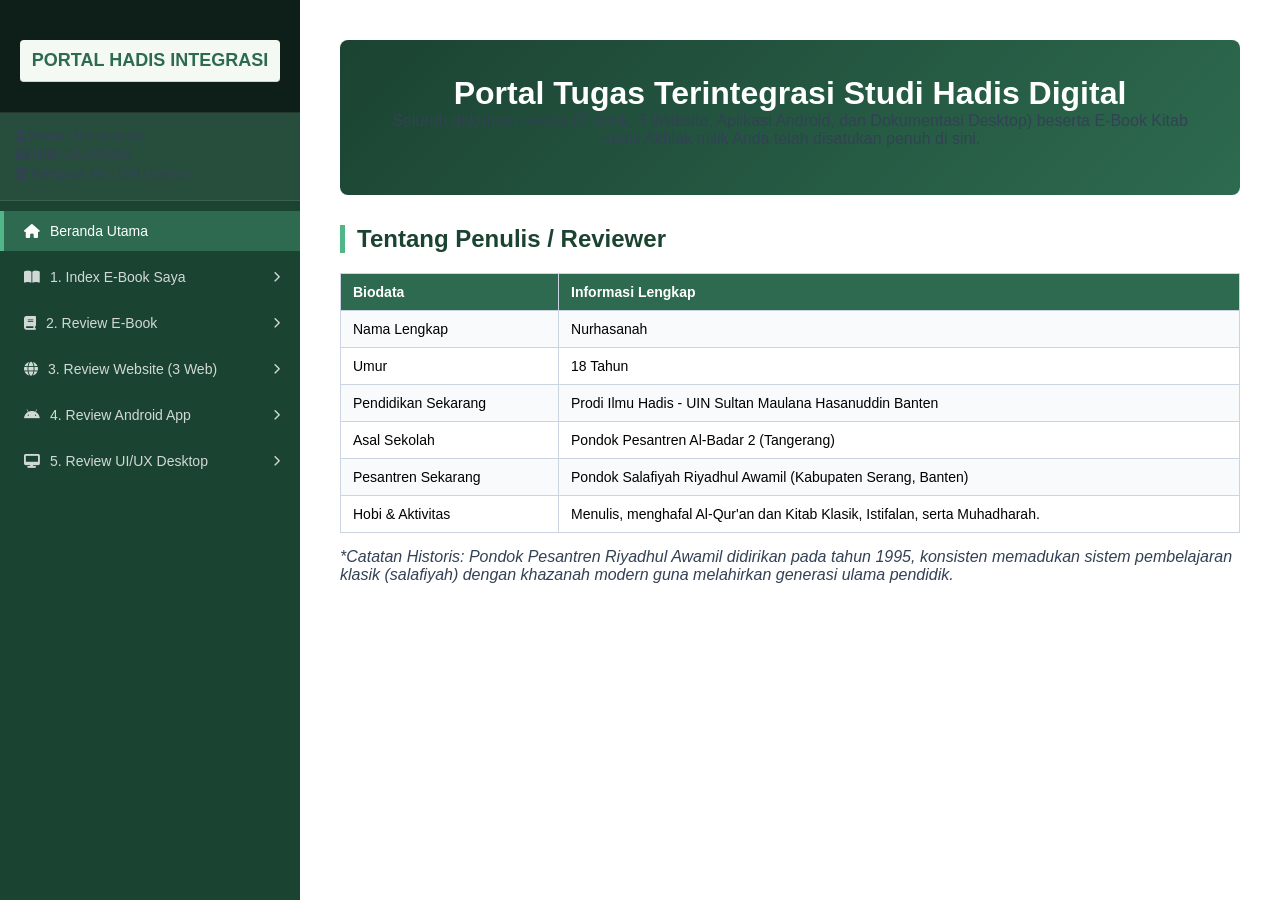
<file: index.html>
<!DOCTYPE html>
<html lang="id">
<head>
    <meta charset="UTF-8">
    <meta name="viewport" content="width=device-width, initial-scale=1.0">
    <title>Portal Integrasi - Studi Hadis Digital</title>
    <link rel="stylesheet" href="https://cdnjs.cloudflare.com/ajax/libs/font-awesome/6.4.0/css/all.min.css">
    <style>
        :root {
            --primary-color: #1b4332;
            --secondary-color: #2d6a4f;
            --accent-color: #52b788;
            --dark-bg: #0d1f18;
            --light-bg: #f4f9f4;
            --text-light: #ffffff;
            --text-dark: #2d3748;
            --sidebar-width: 300px;
        }

        * { margin: 0; padding: 0; box-sizing: border-box; font-family: 'Segoe UI', Tahoma, sans-serif; }
        body { display: flex; background-color: var(--light-bg); height: 100vh; overflow: hidden; }

        /* Mobile Header */
        .mobile-header {
            display: none; position: fixed; top: 0; left: 0; width: 100%; height: 60px;
            background-color: var(--primary-color); color: var(--text-light);
            align-items: center; justify-content: space-between; padding: 0 20px; z-index: 1000;
            box-shadow: 0 2px 5px rgba(0,0,0,0.2);
        }
        .menu-toggle { background: none; border: none; color: var(--text-light); font-size: 24px; cursor: pointer; }

        /* Sidebar Left Navigation */
        .sidebar {
            width: var(--sidebar-width); background-color: var(--primary-color); color: var(--text-light);
            height: 100vh; display: flex; flex-direction: column; transition: all 0.3s ease; z-index: 999; flex-shrink: 0;
        }
        .sidebar-brand { padding: 20px; text-align: center; background-color: var(--dark-bg); border-bottom: 1px solid rgba(255,255,255,0.1); }
        .user-info { padding: 15px; background: rgba(255, 255, 255, 0.05); font-size: 13px; border-bottom: 1px solid rgba(255,255,255,0.1); }
        .user-info p { margin-bottom: 4px; }

        /* Nested Menu Style */
        .nav-menu { list-style: none; overflow-y: auto; flex: 1; padding: 10px 0; }
        .nav-item { width: 100%; display: block; }
        
        .nav-link {
            display: flex; align-items: center; justify-content: space-between; padding: 12px 20px;
            color: rgba(255,255,255,0.8); text-decoration: none; transition: all 0.2s ease; cursor: pointer;
            font-size: 14px; border-left: 4px solid transparent; user-select: none;
        }
        .nav-link:hover, .nav-link.active { color: var(--text-light); background-color: var(--secondary-color); border-left-color: var(--accent-color); }
        .nav-link div { display: flex; align-items: center; gap: 10px; pointer-events: none; } /* Mencegah bug klik icon */

        .submenu, .sub-submenu { list-style: none; background: rgba(0, 0, 0, 0.15); display: none; overflow: hidden; }
        .submenu .nav-link { padding-left: 35px; font-size: 13px; }
        .sub-submenu { background: rgba(0, 0, 0, 0.25); }
        .sub-submenu .nav-link { padding-left: 55px; font-size: 12px; }

        /* Utility State Classes */
        .show-menu { display: block !important; }
        .rotate-icon { transform: rotate(90deg); }
        .chevron { transition: transform 0.2s ease; font-size: 11px; pointer-events: none; }

        /* Main Workspace Content Right Side */
        .content-container { flex: 1; height: 100vh; overflow-y: auto; padding: 40px; background: #ffffff; }
        .tab-content { display: none; max-width: 900px; margin: 0 auto; animation: fadeIn 0.3s ease; }
        .tab-content.active { display: block; }

        @keyframes fadeIn { from { opacity: 0; transform: translateY(8px); } to { opacity: 1; transform: translateY(0); } }

        /* Content Styling Typography */
        .welcome-card { background: linear-gradient(135deg, #1b4332, #2d6a4f); color: white; padding: 35px; border-radius: 8px; margin-bottom: 30px; text-align: center; }
        h2 { color: #1b4332; border-left: 5px solid #52b788; padding-left: 12px; margin-bottom: 20px; font-size: 24px; }
        h3 { font-size: 18px; background: #f4f9f4; padding: 10px; border-radius: 4px; margin: 20px 0 10px 0; color: #2d6a4f; border-bottom: 1px solid #cbd5e1; }
        p { margin-bottom: 12px; color: #334155; }
        
        .meta-table { width: 100%; border-collapse: collapse; margin: 15px 0; font-size: 14px; }
        .meta-table th, .meta-table td { border: 1px solid #cbd5e1; padding: 10px 12px; text-align: left; }
        .meta-table th { background: #2d6a4f; color: white; }
        .meta-table tr:nth-child(even) { background: #f8fafc; }

        .grid-container { display: grid; grid-template-columns: 1fr 1fr; gap: 20px; margin: 20px 0; }
        .card { border: 1px solid #e2e8f0; border-radius: 6px; padding: 20px; background: #fff; box-shadow: 0 2px 4px rgba(0,0,0,0.05); }
        .card.kelebihan { border-top: 4px solid #52b788; }
        .card.kekurangan { border-top: 4px solid #ef4444; }
        
        ul, ol { padding-left: 20px; margin-bottom: 15px; color: #334155; }
        li { margin-bottom: 6px; }
        .badge { display: inline-block; padding: 3px 8px; border-radius: 4px; font-size: 11px; font-weight: bold; }
        .badge.success { background: #d1fae5; color: #065f46; }
        .badge.danger { background: #fee2e2; color: #991b1b; }
        .score-box { background: #0d1f18; color: white; padding: 15px; border-radius: 6px; display: inline-block; margin-top: 10px; }

        @media (max-width: 768px) {
            body { flex-direction: column; padding-top: 60px; }
            .mobile-header { display: flex; }
            .sidebar { position: fixed; left: -300px; top: 60px; height: calc(100vh - 60px); }
            .sidebar.open { left: 0; }
            .content-container { height: calc(100vh - 60px); padding: 20px; }
            .grid-container { grid-template-columns: 1fr; }
        }
    </style>
</head>
<body>

    <!-- Header Mobile Toggle -->
    <div class="mobile-header">
        <h3>Portal Hadis Nurhasanah</h3>
        <button class="menu-toggle" id="mobileToggle"><i class="fas fa-bars"></i></button>
    </div>

    <!-- SIDEBAR KIRI (Nested Menu) -->
    <div class="sidebar" id="sidebar">
        <div class="sidebar-brand"><h3>PORTAL HADIS INTEGRASI</h3></div>
        <div class="user-info">
            <p><strong><i class="fas fa-user"></i> Nama:</strong> Nurhasanah</p>
            <p><strong><i class="fas fa-id-card"></i> NIM:</strong> 251305036</p>
            <p><strong><i class="fas fa-university"></i> Kampus:</strong> UIN SMH Banten</p>
        </div>

        <ul class="nav-menu">
            <li class="nav-item">
                <a class="nav-link sub-item active" data-target="beranda">
                    <div><i class="fas fa-home"></i> <span>Beranda Utama</span></div>
                </a>
            </li>

            <!-- INDEX 1: E-BOOK SAYA -->
            <li class="nav-item">
                <a class="nav-link has-dropdown">
                    <div><i class="fas fa-book-open"></i> <span>1. Index E-Book Saya</span></div>
                    <i class="fas fa-chevron-right chevron"></i>
                </a>
                <ul class="submenu">
                    <li><a class="nav-link sub-item" data-target="my-ebook-info">Muqaddimah & Identitas</a></li>
                    <li><a class="nav-link sub-item" data-target="my-ebook-bab1">Bab I: Pendidikan Akhlak</a></li>
                    <li><a class="nav-link sub-item" data-target="my-ebook-bab2">Bab II: Pendidikan Sosial</a></li>
                </ul>
            </li>

            <!-- INDEX 2: REVIEW E-BOOK LAIN -->
            <li class="nav-item">
                <a class="nav-link has-dropdown">
                    <div><i class="fas fa-book"></i> <span>2. Review E-Book</span></div>
                    <i class="fas fa-chevron-right chevron"></i>
                </a>
                <ul class="submenu">
                    <li><a class="nav-link sub-item" data-target="review-ebook-content">Studi Al-Qur'an & Hadis</a></li>
                </ul>
            </li>

            <!-- INDEX 3: REVIEW WEBSITE (3 Web Lengkap) -->
            <li class="nav-item">
                <a class="nav-link has-dropdown">
                    <div><i class="fas fa-globe"></i> <span>3. Review Website (3 Web)</span></div>
                    <i class="fas fa-chevron-right chevron"></i>
                </a>
                <ul class="submenu">
                    <li class="nav-item">
                        <a class="nav-link has-dropdown">
                            <div><i class="fas fa-layer-group"></i> <span>Web 1: Hadits.id</span></div>
                            <i class="fas fa-chevron-right chevron"></i>
                        </a>
                        <ul class="sub-submenu">
                            <li><a class="nav-link sub-item" data-target="web-haditsid">Analisis & Fitur</a></li>
                        </ul>
                    </li>
                    <li class="nav-item">
                        <a class="nav-link has-dropdown">
                            <div><i class="fas fa-layer-group"></i> <span>Web 2: Hadits Tazkia</span></div>
                            <i class="fas fa-chevron-right chevron"></i>
                        </a>
                        <ul class="sub-submenu">
                            <li><a class="nav-link sub-item" data-target="web-tazkia">Analisis & Fitur</a></li>
                        </ul>
                    </li>
                    <li class="nav-item">
                        <a class="nav-link has-dropdown">
                            <div><i class="fas fa-layer-group"></i> <span>Web 3: CariHadis.com</span></div>
                            <i class="fas fa-chevron-right chevron"></i>
                        </a>
                        <ul class="sub-submenu">
                            <li><a class="nav-link sub-item" data-target="web-carihadis">Analisis & Fitur</a></li>
                        </ul>
                    </li>
                </ul>
            </li>

            <!-- INDEX 4: REVIEW ANDROID APP -->
            <li class="nav-item">
                <a class="nav-link has-dropdown">
                    <div><i class="fab fa-android"></i> <span>4. Review Android App</span></div>
                    <i class="fas fa-chevron-right chevron"></i>
                </a>
                <ul class="submenu">
                    <li><a class="nav-link sub-item" data-target="android-app">Ensiklopedi Hadits</a></li>
                </ul>
            </li>

            <!-- INDEX 5: REVIEW WORKSPACE DESKTOP -->
            <li class="nav-item">
                <a class="nav-link has-dropdown">
                    <div><i class="fas fa-desktop"></i> <span>5. Review UI/UX Desktop</span></div>
                    <i class="fas fa-chevron-right chevron"></i>
                </a>
                <ul class="submenu">
                    <li><a class="nav-link sub-item" data-target="desktop-uiux">Analisis Windows 11</a></li>
                </ul>
            </li>
        </ul>
    </div>

    <!-- AREA KONTEN UTAMA SEBELAH KANAN -->
    <div class="content-container">
        
        <!-- TAB 0: BERANDA & BIODATA -->
        <div id="beranda" class="tab-content active">
            <div class="welcome-card">
                <h1>Portal Tugas Terintegrasi Studi Hadis Digital</h1>
                <p>Seluruh dokumen review (E-book, 3 Website, Aplikasi Android, dan Dokumentasi Desktop) beserta E-Book Kitab Hadis Akhlak milik Anda telah disatukan penuh di sini.</p>
            </div>
            
            <h2>Tentang Penulis / Reviewer</h2>
            <table class="meta-table">
                <tr><th>Biodata</th><th>Informasi Lengkap</th></tr>
                <tr><td>Nama Lengkap</td><td>Nurhasanah</td></tr>
                <tr><td>Umur</td><td>18 Tahun</td></tr>
                <tr><td>Pendidikan Sekarang</td><td>Prodi Ilmu Hadis - UIN Sultan Maulana Hasanuddin Banten</td></tr>
                <tr><td>Asal Sekolah</td><td>Pondok Pesantren Al-Badar 2 (Tangerang)</td></tr>
                <tr><td>Pesantren Sekarang</td><td>Pondok Salafiyah Riyadhul Awamil (Kabupaten Serang, Banten)</td></tr>
                <tr><td>Hobi & Aktivitas</td><td>Menulis, menghafal Al-Qur'an dan Kitab Klasik, Istifalan, serta Muhadharah.</td></tr>
            </table>
            <p><em>*Catatan Historis: Pondok Pesantren Riyadhul Awamil didirikan pada tahun 1995, konsisten memadukan sistem pembelajaran klasik (salafiyah) dengan khazanah modern guna melahirkan generasi ulama pendidik.</em></p>
        </div>

        <!-- TAB 1A: MY EBOOK MUQADDIMAH -->
        <div id="my-ebook-info" class="tab-content">
            <h2>E-Book Saya: Hadis Nabi tentang Pendidikan Akhlak & Sosial</h2>
            <div style="background: #e2e8f0; padding: 15px; border-radius: 6px; margin-bottom: 20px;">
                <strong>Gaya Penyusunan:</strong> Mengikuti metodologi tematik mirip Kitab <em>Bulughul Maram</em> (hanya memuat teks hadis dan terjemahan langsung tanpa penjelasan panjang).
            </div>
            <h3>Muqaddimah</h3>
            <p style="font-size: 18px; text-align: center; font-style: italic; background: #f8fafc; padding: 15px; border-radius: 6px;">بِسْمِ اللهِ الرَّحْمٰنِ الرَّحِيْمِ</p>
            <p>Segala puji bagi Allah Swt. yang telah mengutus Nabi Muhammad ﷺ sebagai teladan terbaik dalam pembinaan akhlak dan kehidupan sosial. Shalawat dan salam semoga senantiasa tercurah kepada beliau, keluarga, sahabat, dan pengikutnya hingga akhir zaman.</p>
        </div>

        <!-- TAB 1B: MY EBOOK BAB I -->
        <div id="my-ebook-bab1" class="tab-content">
            <h2>BAB I: Pendidikan Akhlak</h2>
            <h3>Daftar Materi Matan Hadis Pokok:</h3>
            <ol>
                <li><strong>Keutamaan Akhlak Mulia:</strong> Penegasan timbangan terberat di akhirat adalah ketakwaan dan perangai yang baik.</li>
                <li><strong>Misi Kenabian:</strong> <em>"Innama bu'ithtu li'utammima makarimal akhlaq"</em> (Sesungguhnya aku diutus hanya untuk menyempurnakan akhlak).</li>
                <li><strong>Berkata Baik atau Diam:</strong> Konsep menjaga lisan sebagai indikator keimanan kepada Allah dan Hari Akhir.</li>
                <li><strong>Kejujuran & Amanah:</strong> Urgensi memegang teguh kebenaran serta larangan berkhianat.</li>
                <li><strong>Sifat Malu & Kasih Sayang:</strong> Sifat malu sebagai bagian dari cabang iman.</li>
                <li><strong>Larangan Marah & Menjaga Hati:</strong> Wasiat Rasulullah <em>"La taghdob walakal jannah"</em> (Jangan marah, bagimu surga) serta pembersihan hati dari penyakit hasad.</li>
            </ol>
        </div>

        <!-- TAB 1C: MY EBOOK BAB II -->
        <div id="my-ebook-bab2" class="tab-content">
            <h2>BAB II: Pendidikan Sosial</h2>
            <h3>Implementasi Hadis Interaksi Sosial:</h3>
            <ul>
                <li><strong>Persaudaraan & Tolong-Menolong:</strong> Perumpamaan sesama muslim seperti satu bangunan yang saling menguatkan satu sama lain.</li>
                <li><strong>Silaturahmi & Tetangga:</strong> Ancaman pemutus hubungan silaturahmi serta kewajiban memuliakan tetangga terdekat.</li>
                <li><strong>Memberi Manfaat & Larangan Menyakiti:</strong> Prinsip <em>"Khairunnas anfa'uhum linnas"</em> (Sebaik-baik manusia adalah yang paling bermanfaat bagi orang lain).</li>
                <li><strong>Menebarkan Salam:</strong> Metode menumbuhkan rasa saling mencintai di antara umat Islam melalui ucapan salam.</li>
            </ul>
        </div>

        <!-- TAB 2: REVIEW E-BOOK LAIN -->
        <div id="review-ebook-content" class="tab-content">
            <h2>Review E-Book: Studi Al-Qur'an dan Hadis</h2>
            <p style="color: #666; font-style: italic;">Sumber Berkas: review1 nur.pdf | Resensi Terhadap Buku Dr. Hj. Umi Sumbulah, M.Ag</p>
            <table class="meta-table">
                <tr><th>Atribut Buku</th><th>Keterangan</th></tr>
                <tr><td>Penerbit</td><td>UIN-Maliki Press (Cetakan Ketiga, 2020)</td></tr>
                <tr><td>Ukuran & Halaman</td><td>16 × 24 cm. XII + 404 hlm. No ISBN: 978-602-1190-44-9</td></tr>
            </table>
            <h3>Urgensi Pembahasan</h3>
            <p>Hadis bertindak sebagai instrumen kontekstualisasi operasional dari ayat Al-Qur'an yang global. Memiliki 4 fungsi dasar utama yakni: <em>Bayan al-Ta'kid</em> (penguat), <em>Taqyid/Tafshil</em> (merinci), <em>Tasyri'</em> (pembentuk hukum baru), dan fungsi kontroversial berupa <em>Naskh</em> (penghapusan).</p>
        </div>

        <!-- TAB 3A: WEBSITE 1 (HADITS.ID) -->
        <div id="web-haditsid" class="tab-content">
            <h2>Website 1: https://www.hadits.id/</h2>
            <p>Fungsi utama sebagai mesin pencari kutipan teks hadis terintegrasi kelompok Kutubus Sittah dan tambahan Musnad Ahmad.</p>
            <div class="grid-container">
                <div class="card kelebihan">
                    <h4><span class="badge success">Kelebihan</span></h4>
                    <p style="margin-top:10px;">Proses pelacakan sanad Shahih Muslim sangat rapi, dilengkapi penanda visual garis kitman pembagian bab secara berjenjang.</p>
                </div>
                <div class="card kekurangan">
                    <h4><span class="badge danger">Kekurangan</span></h4>
                    <p style="margin-top:10px;">Barcode donasi QRIS dipatok nominal statis (Rp 10.000 dan Rp 30.000) sehingga user tidak fleksibel memasukkan nominal sendiri.</p>
                </div>
            </div>
        </div>

        <!-- TAB 3B: WEBSITE 2 (TAZKIA) -->
        <div id="web-tazkia" class="tab-content">
            <h2>Website 2: https://hadits.tazkia.ac.id/</h2>
            <p>Platform pencarian berbasis web terfokus pada materi pembersihan jiwa (Tazkiyah al-Nafs) dan implementasi muamalah universitas.</p>
            <h3>Fitur Navigasi</h3>
            <ul>
                <li><strong>Mode Layar:</strong> Tombol pengaturan tema (Dark Mode/Light Mode).</li>
                <li><strong>Menu Kedudukan:</strong> Pengelompokan langsung derajat keaslian (Sahih, Hasan, Da'if).</li>
                <li><strong>Diagram Sanad:</strong> Representasi grafis silsilah matan perawi hadis.</li>
            </ul>
        </div>

        <!-- TAB 3C: WEBSITE 3 (CARIHADIS.COM) -->
        <div id="web-carihadis" class="tab-content">
            <h2>Website 3: https://carihadis.com/ (Lengkap)</h2>
            <p>Mesin indeks pencarian hadis kilat berbasis kata kunci kontekstual bahasa Indonesia dan teks Arab.</p>
            <div class="grid-container">
                <div class="card kelebihan">
                    <h4><span class="badge success">Kelebihan</span></h4>
                    <p style="margin-top:10px;">Proses loading indeks kata sangat cepat, mampu melacak satu kata kunci ke ribuan nomor hadis di berbagai kitab secara simultan.</p>
                </div>
                <div class="card kekurangan">
                    <h4><span class="badge danger">Kekurangan</span></h4>
                    <p style="margin-top:10px;">Tampilan UI tergolong sangat klasik dan minim visualisasi modern, terkadang memunculkan iklan banner luar yang mengganggu estetika membaca.</p>
                </div>
            </div>
        </div>

        <!-- TAB 4: ANDROID APP -->
        <div id="android-app" class="tab-content">
            <h2>Aplikasi Android: Ensiklopedi Hadits</h2>
            <p><strong>Ukuran Berkas:</strong> 307 MB | Menyediakan akses database digital 9 kitab induk (Kutubut Tis'ah).</p>
            <h3>Inovasi Sistem</h3>
            <p>Dilengkapi fitur <strong>Tanya AI</strong> di beranda depan untuk interaksi kecerdasan buatan, namun dibatasi hanya satu kali seminggu untuk pengguna gratis.</p>
            <div class="grid-container">
                <div class="card kelebihan">
                    <h4><span class="badge success">Kelebihan</span></h4>
                    <p>Sangat mobile, memiliki fitur bagi-pakai berupa gambar infografis menarik, koleksi podcast audio, dan asbabul wurud.</p>
                </div>
                <div class="card kekurangan">
                    <h4><span class="badge danger">Kekurangan</span></h4>
                    <p>Hampir seluruh fitur sekunder edukatif terkunci di balik sistem monetisasi akun premium/pro berbayar.</p>
                </div>
            </div>
        </div>

        <!-- TAB 5: DESKTOP -->
        <div id="desktop-uiux" class="tab-content">
            <h2>Review Interface Desktop & OneDrive Lokal</h2>
            <p>Evaluasi menyeluruh terhadap sistem ruang kerja digital Windows 11 milik Nurhasanah.</p>
            <div class="grid-container">
                <div class="card kelebihan">
                    <h4><span class="badge success">Analisis UI/UX Positif</span></h4>
                    <p style="margin-top:10px;">Struktur breadcrumb folder sangat tertata, sinkronisasi cadangan OneDrive memberikan indikator centang hijau yang menenangkan kenyamanan user.</p>
                </div>
                <div class="card kekurangan">
                    <h4><span class="badge danger">Analisis UI/UX Negatif</span></h4>
                    <p style="margin-top:10px;">Kerapatan tulisan metadata ukuran file serta interupsi pop-up sistem notifikasi bawaan Windows berpotensi mengaburkan konsentrasi utama.</p>
                </div>
            </div>
            <div class="score-box">
                <p><i class="fas fa-poll"></i> Skor Total Rata-Rata Antarmuka: <strong>8,6 / 10</strong></p>
            </div>
        </div>

    </div>

    <!-- LOGIKA JAVASCRIPT FIXED (Anti-Macet) -->
    <script>
        // Perbaikan Fungsi Dropdown Menu Berjenjang
        document.querySelectorAll('.has-dropdown').forEach(btn => {
            btn.addEventListener('click', function(e) {
                e.preventDefault();
                e.stopPropagation();
                
                const currentSubmenu = this.nextElementSibling;
                const chevron = this.querySelector('.chevron');
                
                if (currentSubmenu) {
                    currentSubmenu.classList.toggle('show-menu');
                    if (chevron) chevron.classList.toggle('rotate-icon');
                }
            });
        });

        // Logika Perpindahan Halaman Konten (Tab Dinamis)
        const links = document.querySelectorAll('.sub-item');
        const sections = document.querySelectorAll('.tab-content');
        const sidebar = document.getElementById('sidebar');

        links.forEach(link => {
            link.addEventListener('click', function(e) {
                e.preventDefault();
                const target = this.getAttribute('data-target');
                
                if(target) {
                    // Reset class active pada menu
                    links.forEach(l => l.classList.remove('active'));
                    this.classList.add('active');

                    // Sembunyikan semua tab & tampilkan yang dipilih
                    sections.forEach(s => s.classList.remove('active'));
                    document.getElementById(target).classList.add('active');
                }
                
                // Otomatis tutup sidebar jika di handphone
                sidebar.classList.remove('open');
            });
        });

        // Kontrol Tombol Hamburger Perangkat Mobile
        document.getElementById('mobileToggle').addEventListener('click', () => {
            sidebar.classList.toggle('open');
        });
    </script>
</body>
</html>
</file>
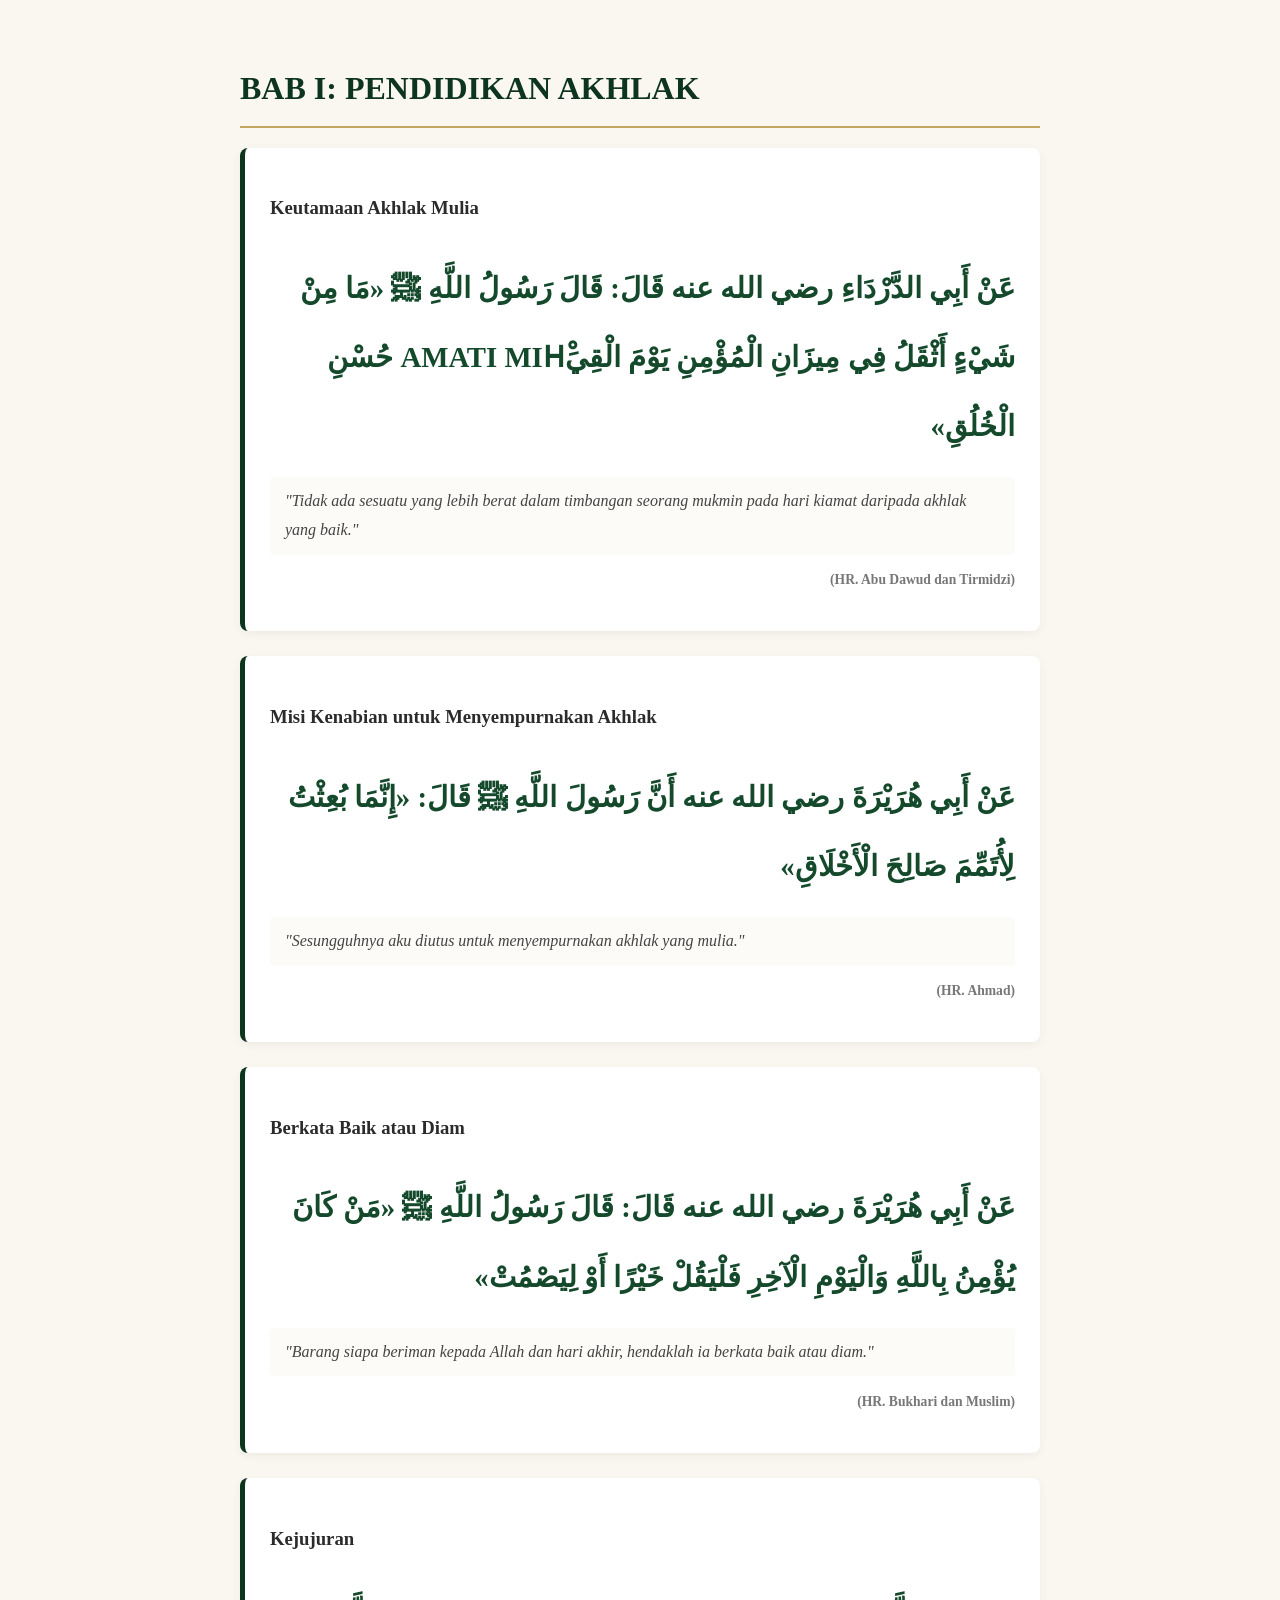
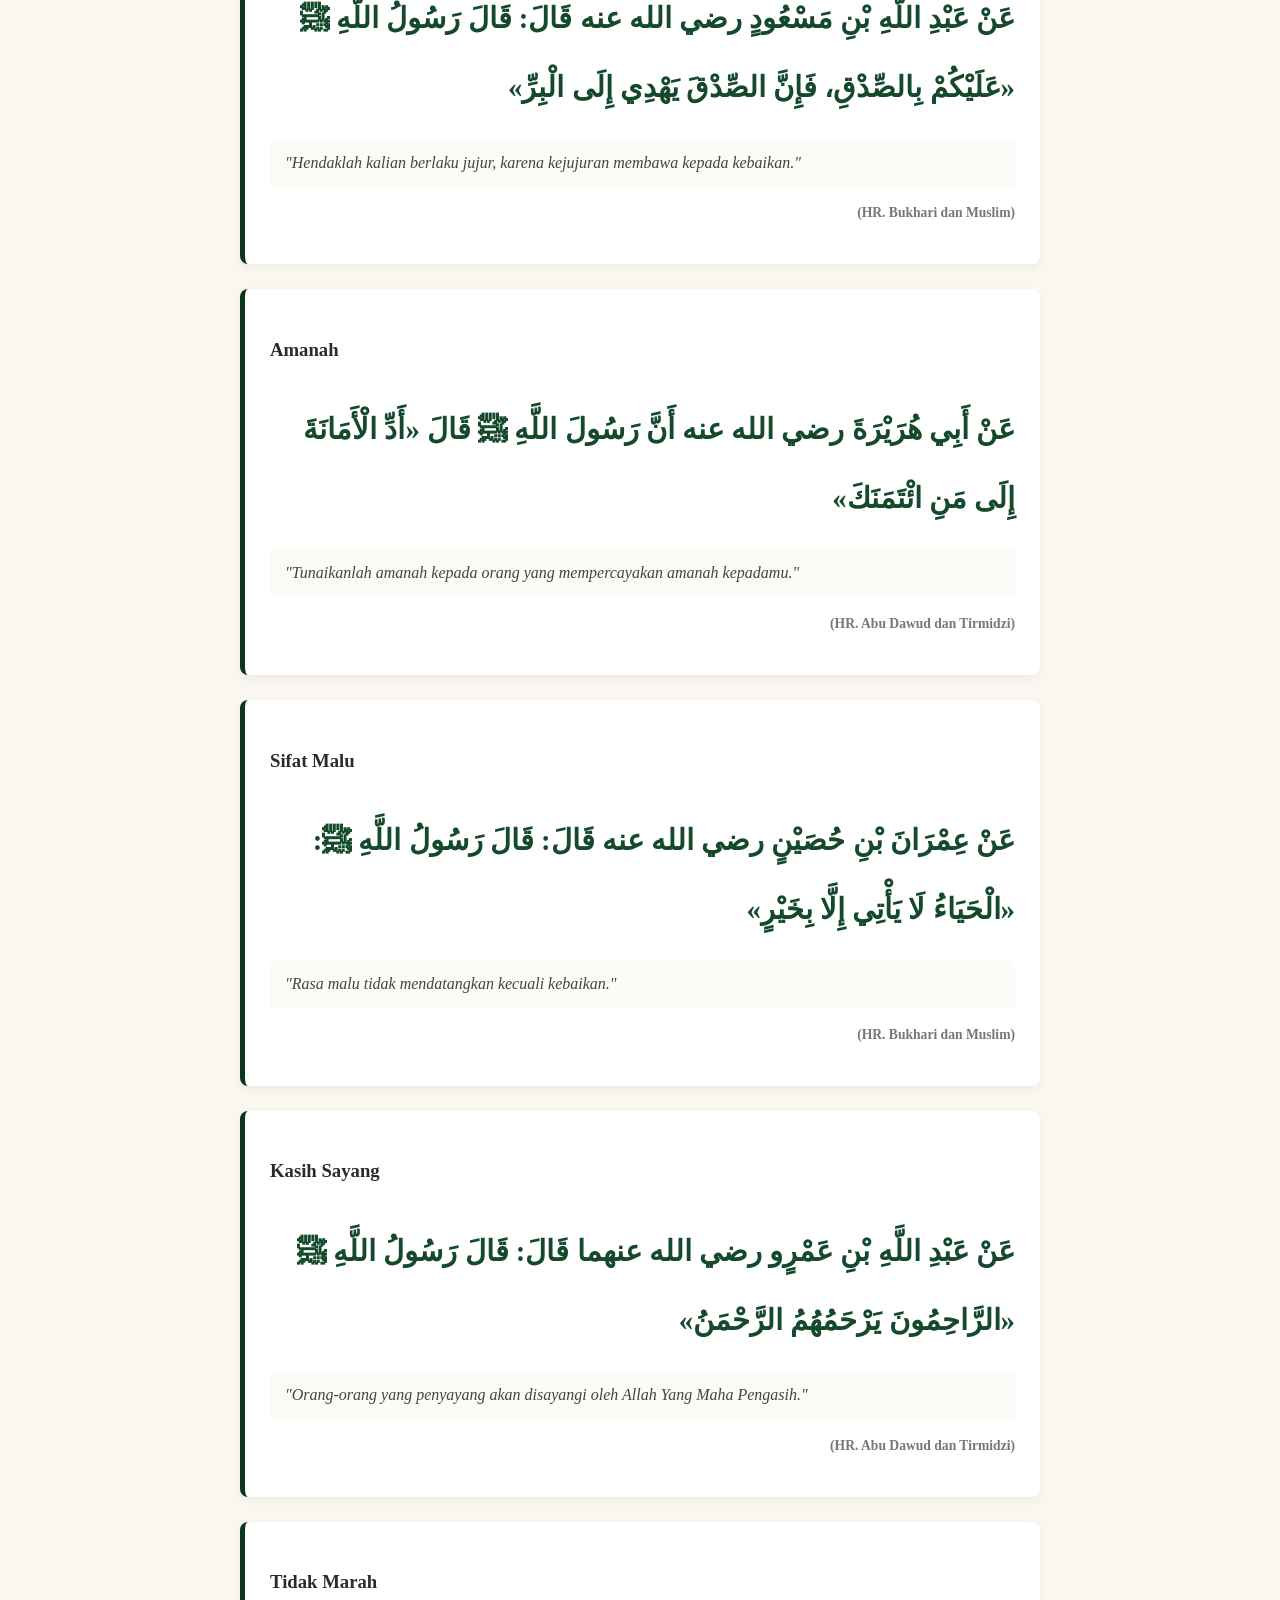
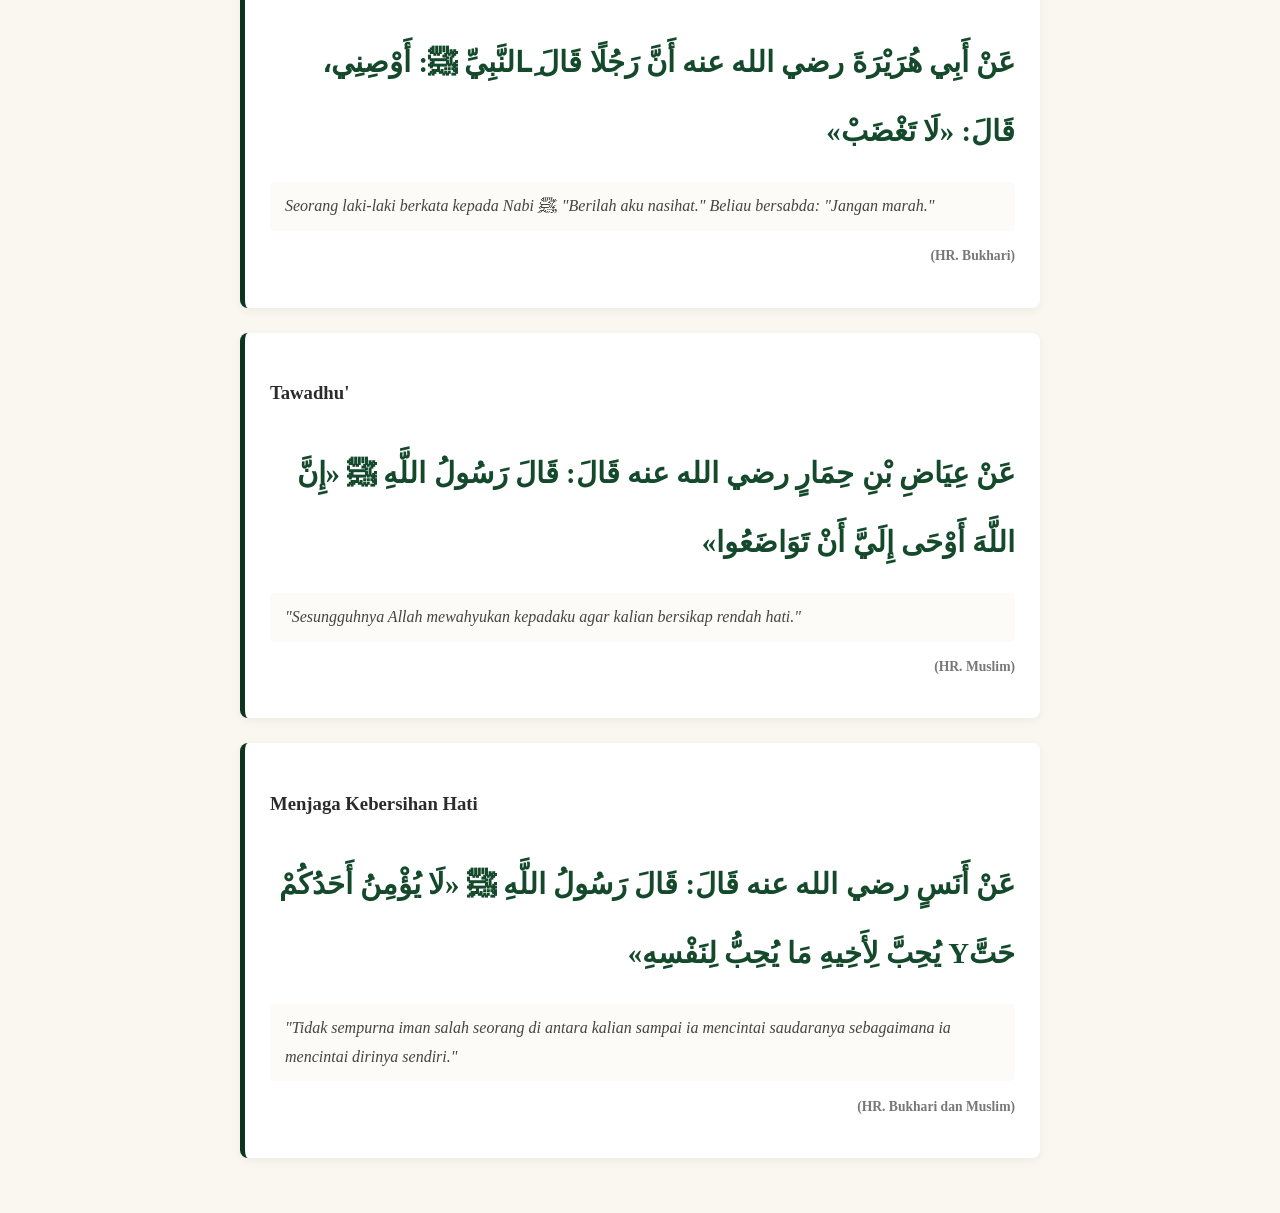
<file: bab1.html>
<!DOCTYPE html>
<html lang="id">
<head>
    <meta charset="UTF-8">
    <title>BAB I - Pendidikan Akhlak</title>
    <link rel="stylesheet" href="style.css">
</head>
<body>
    <h1>BAB I: PENDIDIKAN AKHLAK</h1>

    <div class="section-block" id="keutamaan">
        <h3>Keutamaan Akhlak Mulia</h3>
        <p class="arabic">عَنْ أَبِي الدَّرْدَاءِ رضي الله عنه قَالَ: قَالَ رَسُولُ اللَّهِ ﷺ «مَا مِنْ شَيْءٍ أَثْقَلُ فِي مِيزَانِ الْمُؤْمِنِ يَوْمَ الْقِيَAMАТІ МІНْ حُسْنِ الْخُلُقِ»</p>
        <p class="artinya">"Tidak ada sesuatu yang lebih berat dalam timbangan seorang mukmin pada hari kiamat daripada akhlak yang baik."</p>
        <p class="perawi">(HR. Abu Dawud dan Tirmidzi)</p>
    </div>

    <div class="section-block" id="misi">
        <h3>Misi Kenabian untuk Menyempurnakan Akhlak</h3>
        <p class="arabic">عَنْ أَبِي هُرَيْرَةَ رضي الله عنه أَنَّ رَسُولَ اللَّهِ ﷺ قَالَ: «إِنَّمَا بُعِثْتُ لِأُتَمِّمَ صَالِحَ الْأَخْلَاقِ»</p>
        <p class="artinya">"Sesungguhnya aku diutus untuk menyempurnakan akhlak yang mulia."</p>
        <p class="perawi">(HR. Ahmad)</p>
    </div>

    <div class="section-block" id="berkata">
        <h3>Berkata Baik atau Diam</h3>
        <p class="arabic">عَنْ أَبِي هُرَيْرَةَ رضي الله عنه قَالَ: قَالَ رَسُولُ اللَّهِ ﷺ «مَنْ كَانَ يُؤْمِنُ بِاللَّهِ وَالْيَوْمِ الْآخِرِ فَلْيَقُلْ خَيْرًا أَوْ لِيَصْمُتْ»</p>
        <p class="artinya">"Barang siapa beriman kepada Allah dan hari akhir, hendaklah ia berkata baik atau diam."</p>
        <p class="perawi">(HR. Bukhari dan Muslim)</p>
    </div>

    <div class="section-block" id="kejujuran">
        <h3>Kejujuran</h3>
        <p class="arabic">عَنْ عَبْدِ اللَّهِ بْنِ مَسْعُودٍ رضي الله عنه قَالَ: قَالَ رَسُولُ اللَّهِ ﷺ «عَلَيْكُمْ بِالصِّدْقِ، فَإِنَّ الصِّدْقَ يَهْدِي إِلَى الْبِرِّ»</p>
        <p class="artinya">"Hendaklah kalian berlaku jujur, karena kejujuran membawa kepada kebaikan."</p>
        <p class="perawi">(HR. Bukhari dan Muslim)</p>
    </div>

    <div class="section-block" id="amanah">
        <h3>Amanah</h3>
        <p class="arabic">عَنْ أَبِي هُرَيْرَةَ رضي الله عنه أَنَّ رَسُولَ اللَّهِ ﷺ قَالَ «أَدِّ الْأَمَانَةَ إِلَى مَنِ ائْتَمَنَكَ»</p>
        <p class="artinya">"Tunaikanlah amanah kepada orang yang mempercayakan amanah kepadamu."</p>
        <p class="perawi">(HR. Abu Dawud dan Tirmidzi)</p>
    </div>

    <div class="section-block" id="malu">
        <h3>Sifat Malu</h3>
        <p class="arabic">عَنْ عِمْرَانَ بْنِ حُصَيْنٍ رضي الله عنه قَالَ: قَالَ رَسُولُ اللَّهِ ﷺ: «الْحَيَاءُ لَا يَأْتِي إِلَّا بِخَيْرٍ»</p>
        <p class="artinya">"Rasa malu tidak mendatangkan kecuali kebaikan."</p>
        <p class="perawi">(HR. Bukhari dan Muslim)</p>
    </div>

    <div class="section-block" id="kasih">
        <h3>Kasih Sayang</h3>
        <p class="arabic">عَنْ عَبْدِ اللَّهِ بْنِ عَمْرٍو رضي الله عنهما قَالَ: قَالَ رَسُولُ اللَّهِ ﷺ «الرَّاحِمُونَ يَرْحَمُهُمُ الرَّحْمَنُ»</p>
        <p class="artinya">"Orang-orang yang penyayang akan disayangi oleh Allah Yang Maha Pengasih."</p>
        <p class="perawi">(HR. Abu Dawud dan Tirmidzi)</p>
    </div>

    <div class="section-block" id="marah">
        <h3>Tidak Marah</h3>
        <p class="arabic">عَنْ أَبِي هُرَيْرَةَ رضي الله عنه أَنَّ رَجُلًا قَالَ Lِلنَّبِيِّ ﷺ: أَوْصِنِي، قَالَ: «لَا تَغْضَبْ»</p>
        <p class="artinya">Seorang laki-laki berkata kepada Nabi ﷺ, "Berilah aku nasihat." Beliau bersabda: "Jangan marah."</p>
        <p class="perawi">(HR. Bukhari)</p>
    </div>

    <div class="section-block" id="tawadhu">
        <h3>Tawadhu'</h3>
        <p class="arabic">عَنْ عِيَاضِ بْنِ حِمَارٍ رضي الله عنه قَالَ: قَالَ رَسُولُ اللَّهِ ﷺ «إِنَّ اللَّهَ أَوْحَى إِلَيَّ أَنْ تَوَاضَعُوا»</p>
        <p class="artinya">"Sesungguhnya Allah mewahyukan kepadaku agar kalian bersikap rendah hati."</p>
        <p class="perawi">(HR. Muslim)</p>
    </div>

    <div class="section-block" id="kebersihan">
        <h3>Menjaga Kebersihan Hati</h3>
        <p class="arabic">عَنْ أَنَسٍ رضي الله عنه قَالَ: قَالَ رَسُولُ اللَّهِ ﷺ «لَا يُؤْمِنُ أَحَدُكُمْ حَتَّY يُحِبَّ لِأَخِيهِ مَا يُحِبُّ لِنَفْسِهِ»</p>
        <p class="artinya">"Tidak sempurna iman salah seorang di antara kalian sampai ia mencintai saudaranya sebagaimana ia mencintai dirinya sendiri."</p>
        <p class="perawi">(HR. Bukhari dan Muslim)</p>
    </div>
</body>
</html>
</file>
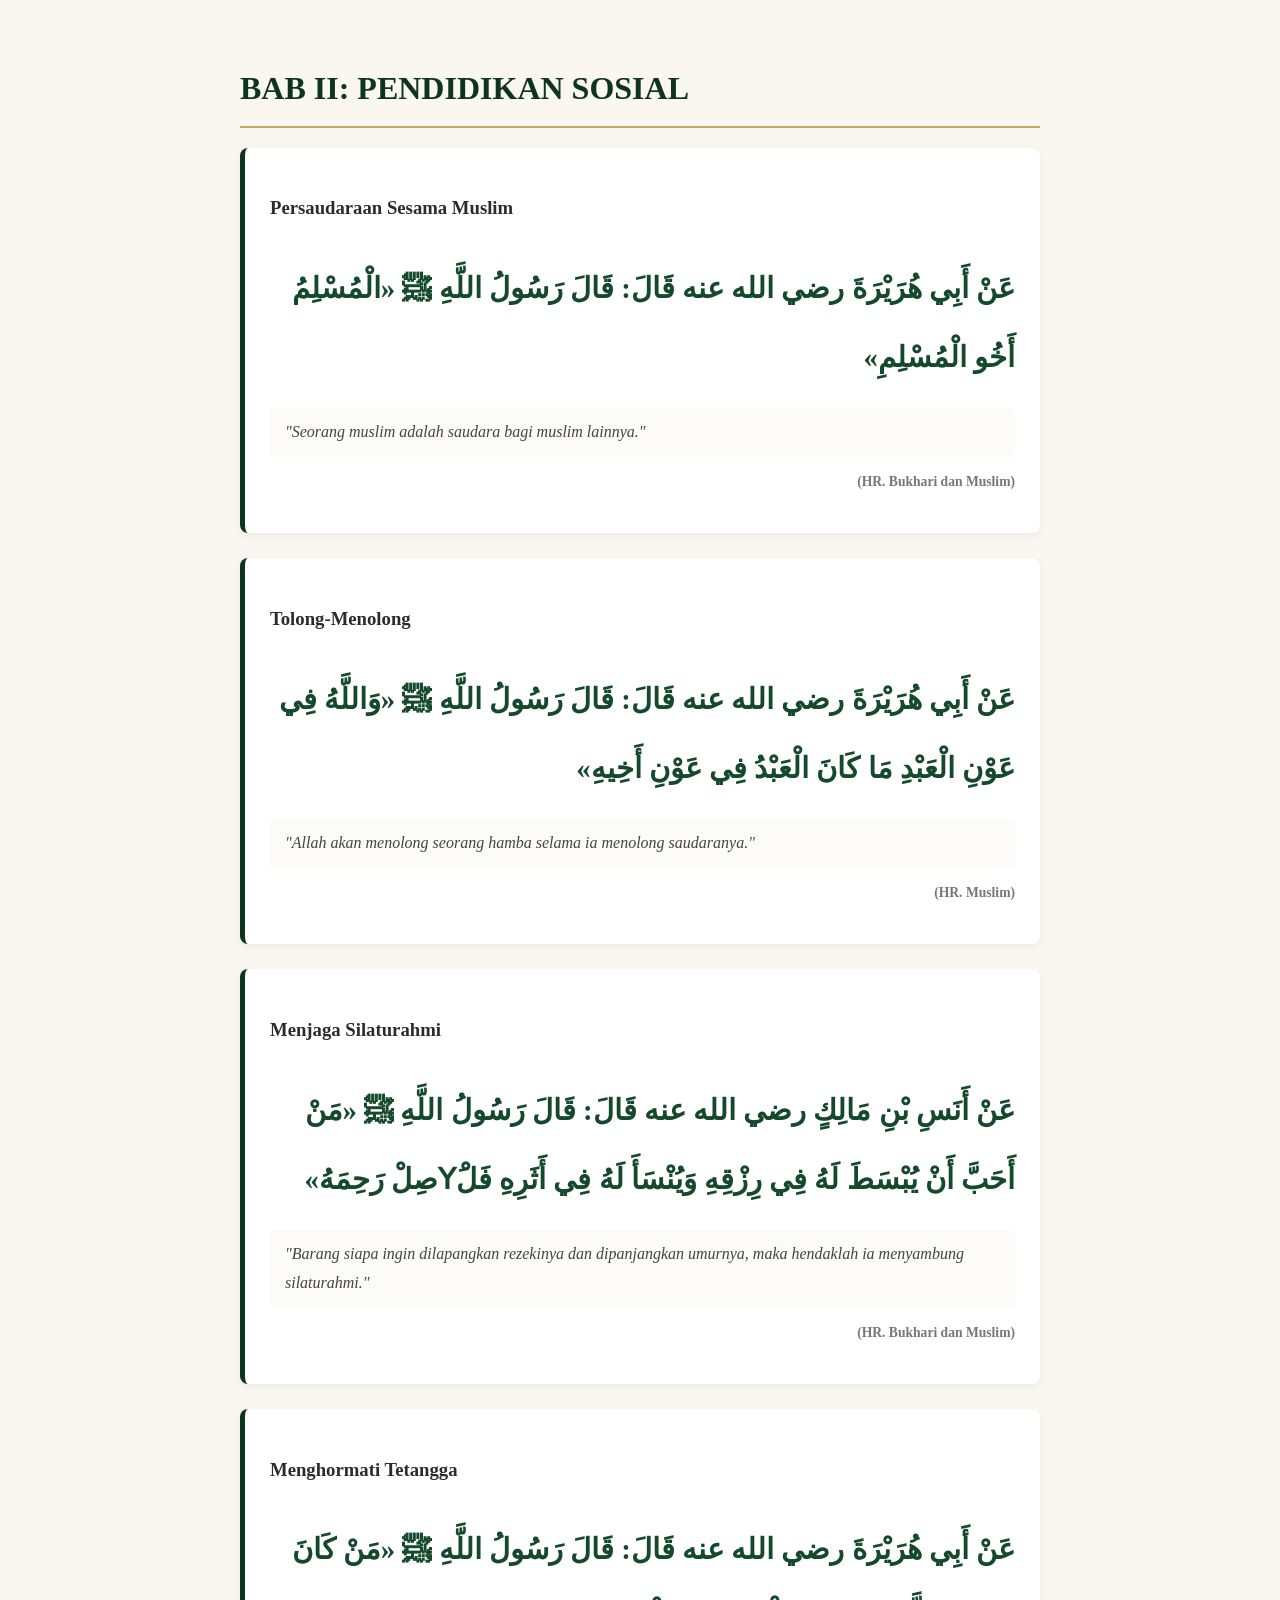
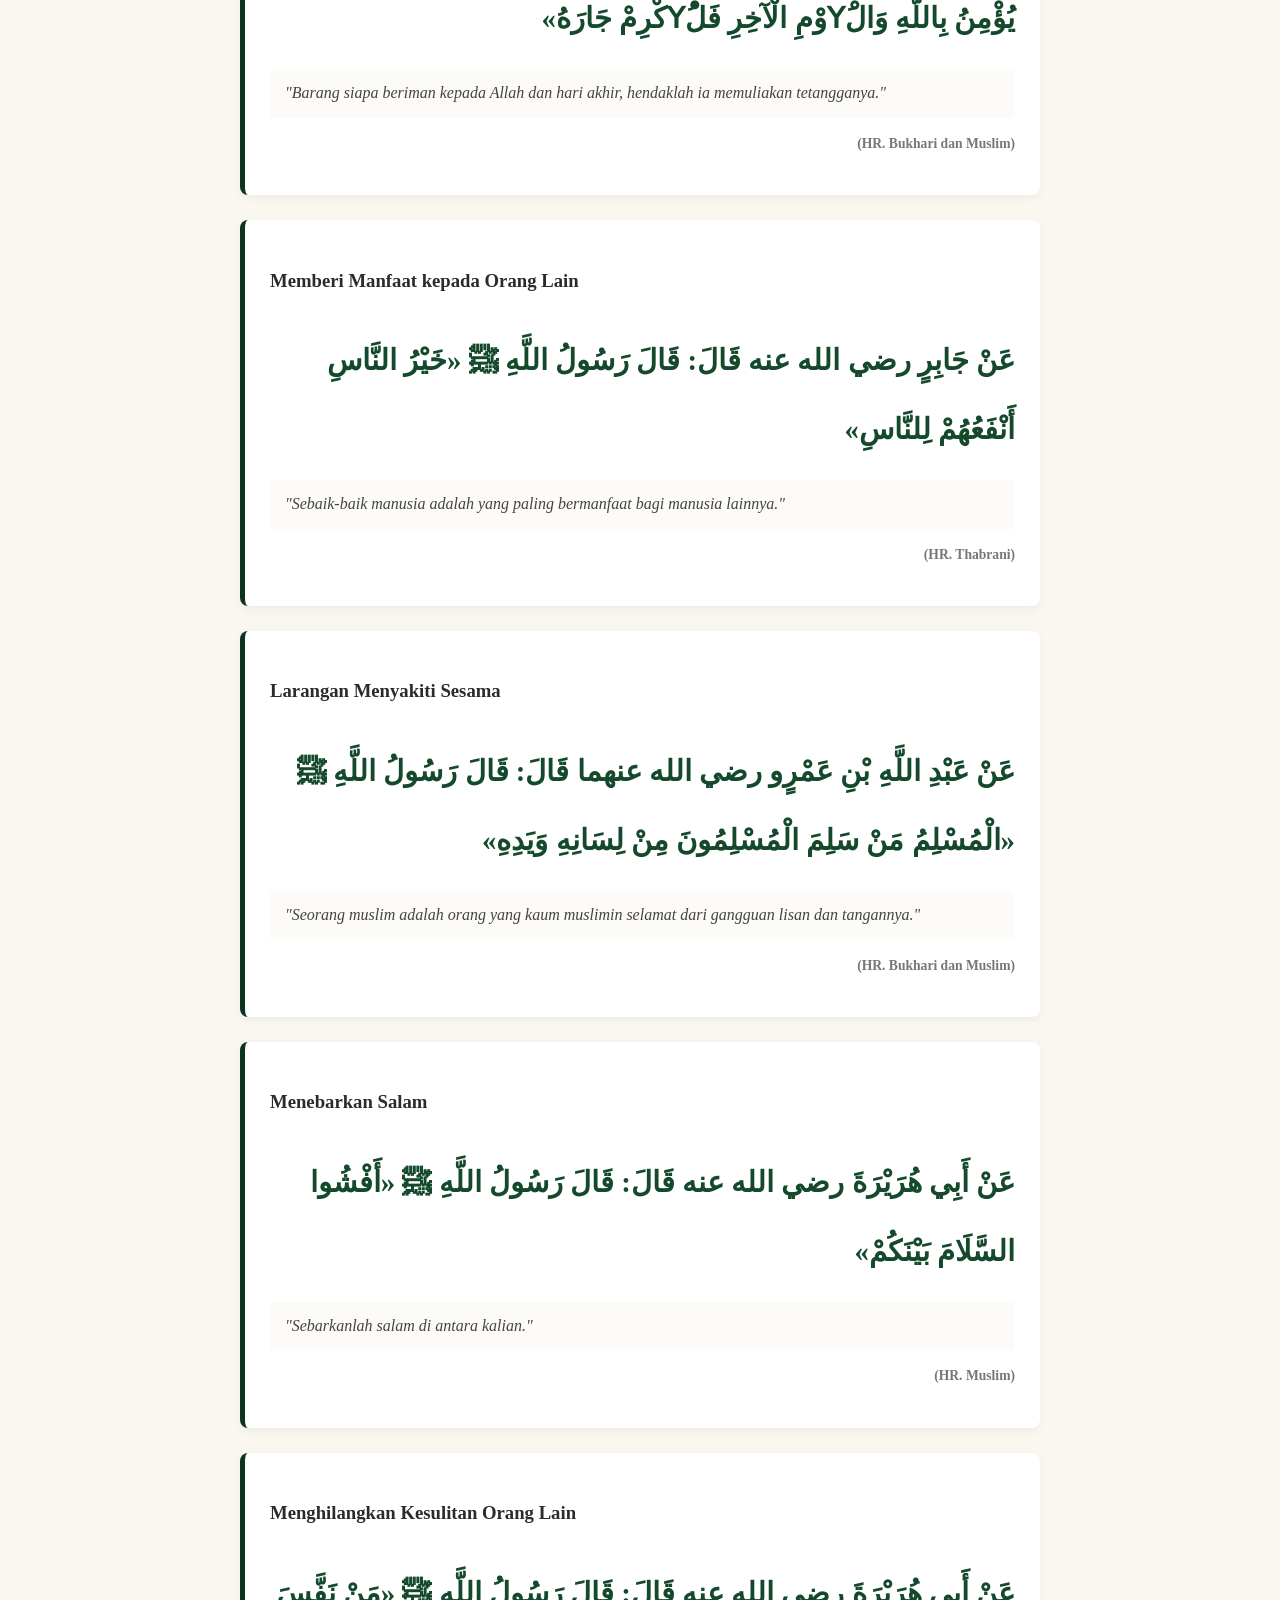
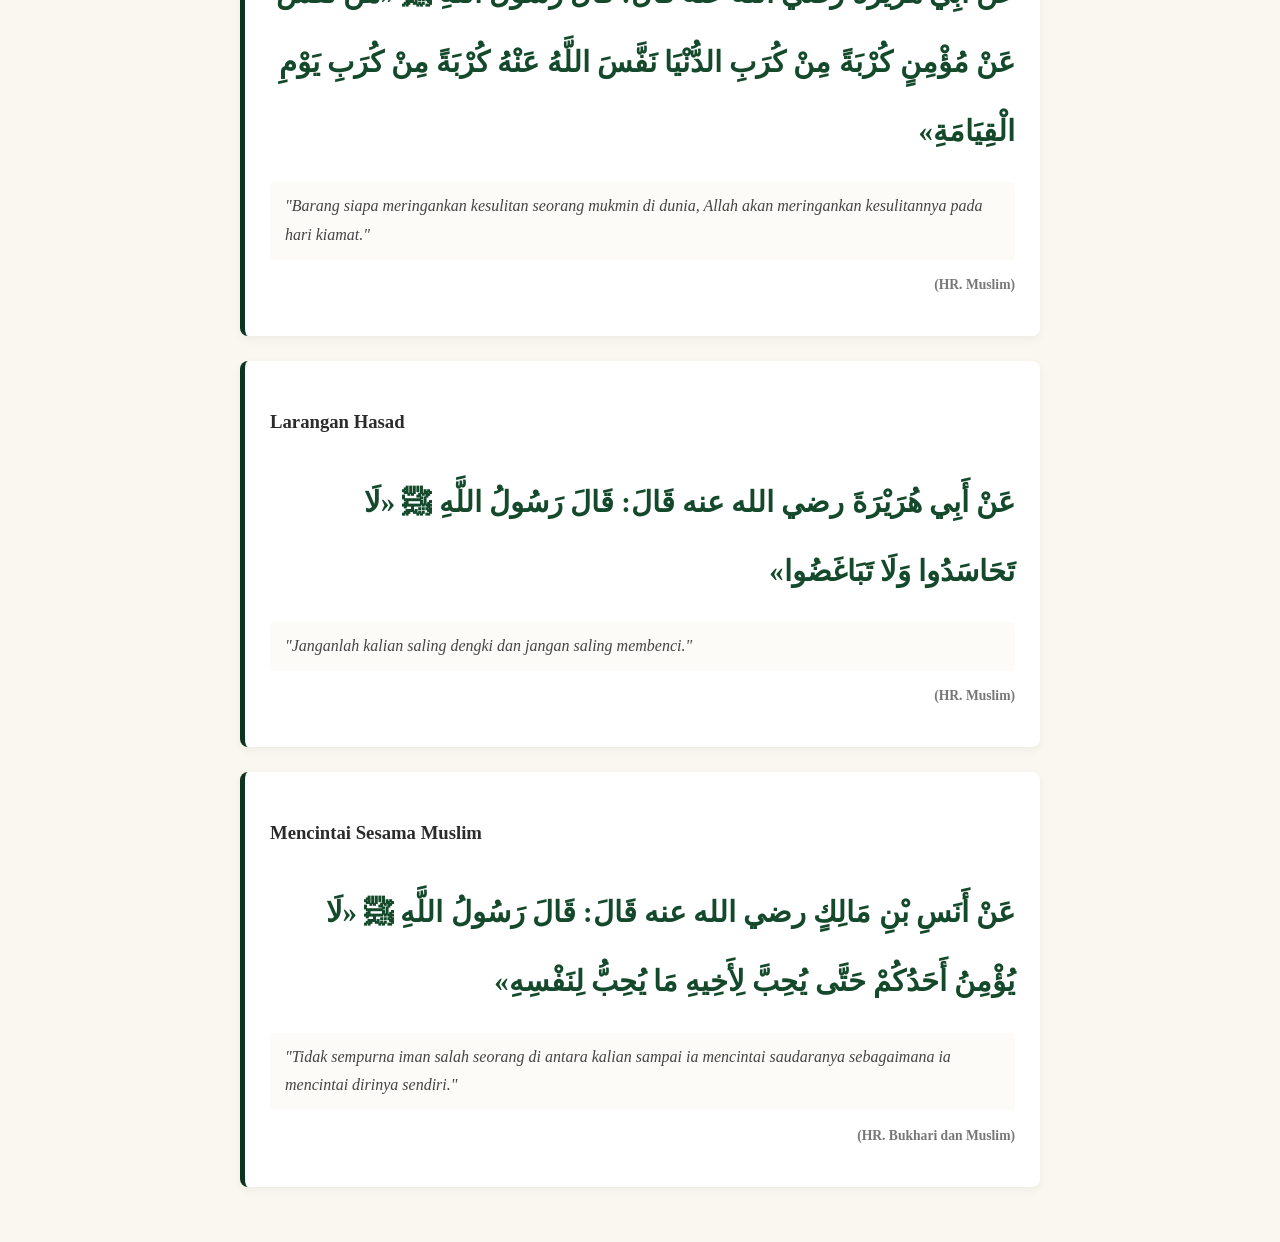
<file: bab2.html>
<!DOCTYPE html>
<html lang="id">
<head>
    <meta charset="UTF-8">
    <title>BAB II - Pendidikan Sosial</title>
    <link rel="stylesheet" href="style.css">
</head>
<body>
    <h1>BAB II: PENDIDIKAN SOSIAL</h1>

    <div class="section-block" id="persaudaraan">
        <h3>Persaudaraan Sesama Muslim</h3>
        <p class="arabic">عَنْ أَبِي هُرَيْرَةَ رضي الله عنه قَالَ: قَالَ رَسُولُ اللَّهِ ﷺ «الْمُسْلِمُ أَخُو الْمُسْلِمِ»</p>
        <p class="artinya">"Seorang muslim adalah saudara bagi muslim lainnya."</p>
        <p class="perawi">(HR. Bukhari dan Muslim)</p>
    </div>

    <div class="section-block" id="tolong">
        <h3>Tolong-Menolong</h3>
        <p class="arabic">عَنْ أَبِي هُرَيْرَةَ رضي الله عنه قَالَ: قَالَ رَسُولُ اللَّهِ ﷺ «وَاللَّهُ فِي عَوْنِ الْعَبْدِ مَا كَانَ الْعَبْدُ فِي عَوْنِ أَخِيهِ»</p>
        <p class="artinya">"Allah akan menolong seorang hamba selama ia menolong saudaranya."</p>
        <p class="perawi">(HR. Muslim)</p>
    </div>

    <div class="section-block" id="silaturahmi">
        <h3>Menjaga Silaturahmi</h3>
        <p class="arabic">عَنْ أَنَسِ بْنِ مَالِكٍ رضي الله عنه قَالَ: قَالَ رَسُولُ اللَّهِ ﷺ «مَنْ أَحَبَّ أَنْ يُبْسَطَ لَهُ فِي رِزْقِهِ وَيُنْسَأَ لَهُ فِي أَثَرِهِ فَلْYَصِلْ رَحِمَهُ»</p>
        <p class="artinya">"Barang siapa ingin dilapangkan rezekinya dan dipanjangkan umurnya, maka hendaklah ia menyambung silaturahmi."</p>
        <p class="perawi">(HR. Bukhari dan Muslim)</p>
    </div>

    <div class="section-block" id="tetangga">
        <h3>Menghormati Tetangga</h3>
        <p class="arabic">عَنْ أَبِي هُرَيْرَةَ رضي الله عنه قَالَ: قَالَ رَسُولُ اللَّهِ ﷺ «مَنْ كَانَ يُؤْمِنُ بِاللَّهِ وَالْYَوْمِ الْآخِرِ فَلْYُكْرِمْ جَارَهُ»</p>
        <p class="artinya">"Barang siapa beriman kepada Allah dan hari akhir, hendaklah ia memuliakan tetangganya."</p>
        <p class="perawi">(HR. Bukhari dan Muslim)</p>
    </div>

    <div class="section-block" id="manfaat">
        <h3>Memberi Manfaat kepada Orang Lain</h3>
        <p class="arabic">عَنْ جَابِرٍ رضي الله عنه قَالَ: قَالَ رَسُولُ اللَّهِ ﷺ «خَيْرُ النَّاسِ أَنْفَعُهُمْ لِلنَّاسِ»</p>
        <p class="artinya">"Sebaik-baik manusia adalah yang paling bermanfaat bagi manusia lainnya."</p>
        <p class="perawi">(HR. Thabrani)</p>
    </div>

    <div class="section-block" id="menyakiti">
        <h3>Larangan Menyakiti Sesama</h3>
        <p class="arabic">عَنْ عَبْدِ اللَّهِ بْنِ عَمْرٍو رضي الله عنهما قَالَ: قَالَ رَسُولُ اللَّهِ ﷺ «الْمُسْلِمُ مَنْ سَلِمَ الْمُسْلِمُونَ مِنْ لِسَانِهِ وَيَدِهِ»</p>
        <p class="artinya">"Seorang muslim adalah orang yang kaum muslimin selamat dari gangguan lisan dan tangannya."</p>
        <p class="perawi">(HR. Bukhari dan Muslim)</p>
    </div>

    <div class="section-block" id="salam">
        <h3>Menebarkan Salam</h3>
        <p class="arabic">عَنْ أَبِي هُرَيْرَةَ رضي الله عنه قَالَ: قَالَ رَسُولُ اللَّهِ ﷺ «أَفْشُوا السَّلَامَ بَيْنَكُمْ»</p>
        <p class="artinya">"Sebarkanlah salam di antara kalian."</p>
        <p class="perawi">(HR. Muslim)</p>
    </div>

    <div class="section-block" id="kesulitan">
        <h3>Menghilangkan Kesulitan Orang Lain</h3>
        <p class="arabic">عَنْ أَبِي هُرَيْرَةَ رضي الله عنه قَالَ: قَالَ رَسُولُ اللَّهِ ﷺ «مَنْ نَفَّسَ عَنْ مُؤْمِنٍ كُرْبَةً مِنْ كُرَبِ الدُّنْيَا نَفَّسَ اللَّهُ عَنْهُ كُرْبَةً مِنْ كُرَبِ يَوْمِ الْقِيَامَةِ»</p>
        <p class="artinya">"Barang siapa meringankan kesulitan seorang mukmin di dunia, Allah akan meringankan kesulitannya pada hari kiamat."</p>
        <p class="perawi">(HR. Muslim)</p>
    </div>

    <div class="section-block" id="hasad">
        <h3>Larangan Hasad</h3>
        <p class="arabic">عَنْ أَبِي هُرَيْرَةَ رضي الله عنه قَالَ: قَالَ رَسُولُ اللَّهِ ﷺ «لَا تَحَاسَدُوا وَلَا تَبَاغَضُوا»</p>
        <p class="artinya">"Janganlah kalian saling dengki dan jangan saling membenci."</p>
        <p class="perawi">(HR. Muslim)</p>
    </div>

    <div class="section-block" id="mencintai">
        <h3>Mencintai Sesama Muslim</h3>
        <p class="arabic">عَنْ أَنَسِ بْنِ مَالِكٍ رضي الله عنه قَالَ: قَالَ رَسُولُ اللَّهِ ﷺ «لَا يُؤْمِنُ أَحَدُكُمْ حَتَّى يُحِبَّ لِأَخِيهِ مَا يُحِبُّ لِنَفْسِهِ»</p>
        <p class="artinya">"Tidak sempurna iman salah seorang di antara kalian sampai ia mencintai saudaranya sebagaimana ia mencintai dirinya sendiri."</p>
        <p class="perawi">(HR. Bukhari dan Muslim)</p>
    </div>
</body>
</html>
</file>
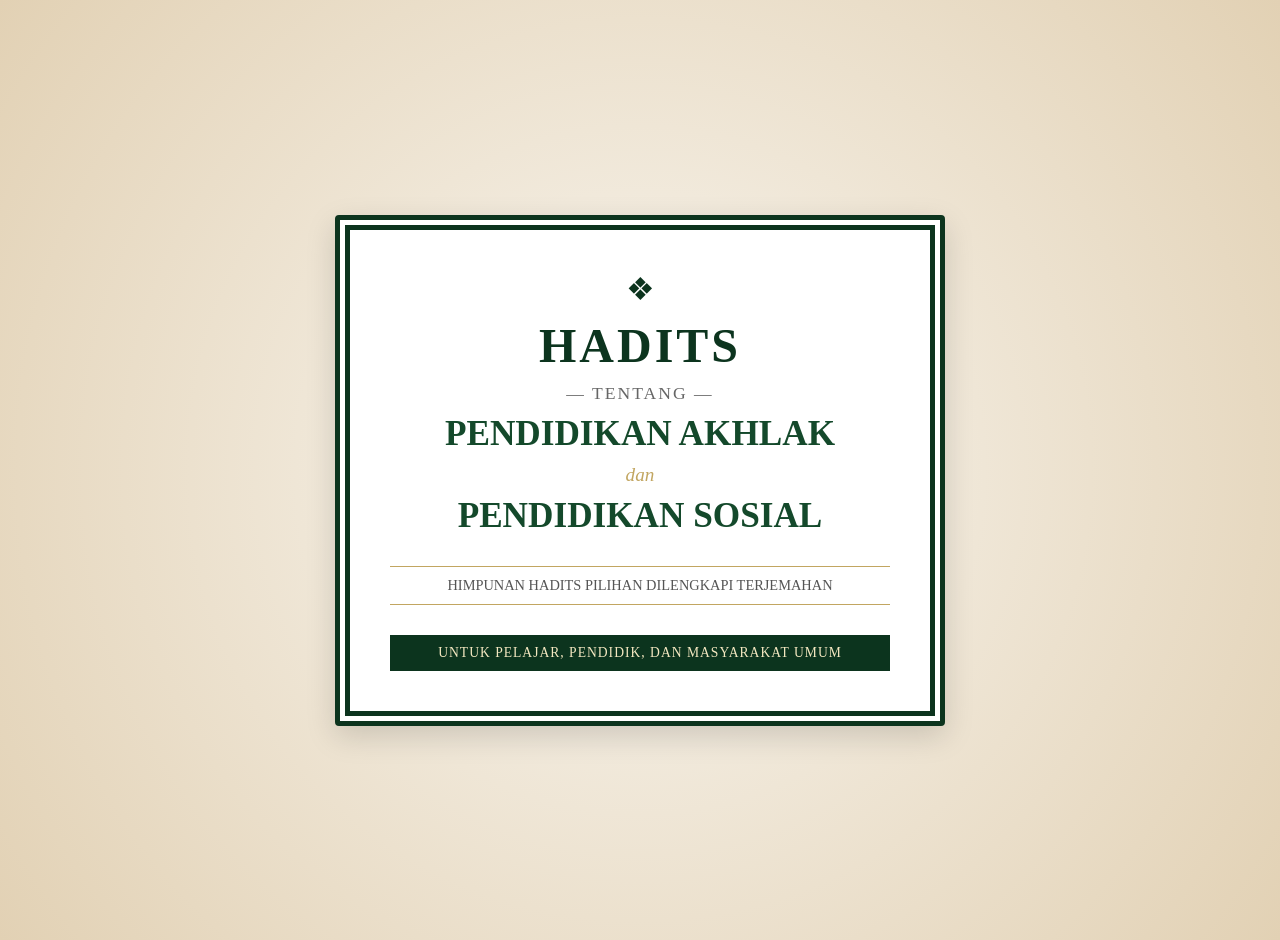
<file: cover.html>
<!DOCTYPE html>
<html lang="id">
<head>
    <meta charset="UTF-8">
    <title>Cover - Ebook Hadits</title>
    <style>
        body {
            background: radial-gradient(circle, #f9f6f0 0%, #e2d1b4 100%);
            display: flex;
            justify-content: center;
            align-items: center;
            min-height: 100vh;
            margin: 0;
            padding: 20px;
        }
        .cover-card {
            background-color: #ffffff;
            border: 15px double #0c341e;
            max-width: 500px;
            width: 100%;
            padding: 40px;
            text-align: center;
            box-shadow: 0 10px 30px rgba(0,0,0,0.15);
            border-radius: 4px;
        }
        .ornament { color: #0c341e; font-size: 2rem; margin-bottom: 10px; }
        h1 { color: #0c341e; font-size: 3rem; margin: 0; letter-spacing: 3px; font-weight: 800; }
        .subtitle { font-size: 1.1rem; color: #666; text-transform: uppercase; letter-spacing: 2px; margin: 10px 0; }
        h2 { color: #14492b; font-size: 2.2rem; margin: 10px 0; font-weight: 700; }
        .and { font-style: italic; color: #c2a661; font-size: 1.2rem; margin: 5px 0; }
        .tagline { font-size: 0.9rem; color: #555; border-top: 1px solid #c2a661; border-bottom: 1px solid #c2a661; padding: 10px 0; margin: 30px 0; }
        .target { background: #0c341e; color: #f4e8c1; padding: 10px; font-size: 0.85rem; letter-spacing: 1px; text-transform: uppercase; }
    </style>
</head>
<body>
    <div class="cover-card">
        <div class="ornament">❖</div>
        <h1>HADITS</h1>
        <div class="subtitle">— TENTANG —</div>
        <h2>PENDIDIKAN AKHLAK</h2>
        <div class="and">dan</div>
        <h2>PENDIDIKAN SOSIAL</h2>
        <div class="tagline">HIMPUNAN HADITS PILIHAN DILENGKAPI TERJEMAHAN</div>
        <div class="target">UNTUK PELAJAR, PENDIDIK, DAN MASYARAKAT UMUM</div>
    </div>
</body>
</html>
</file>
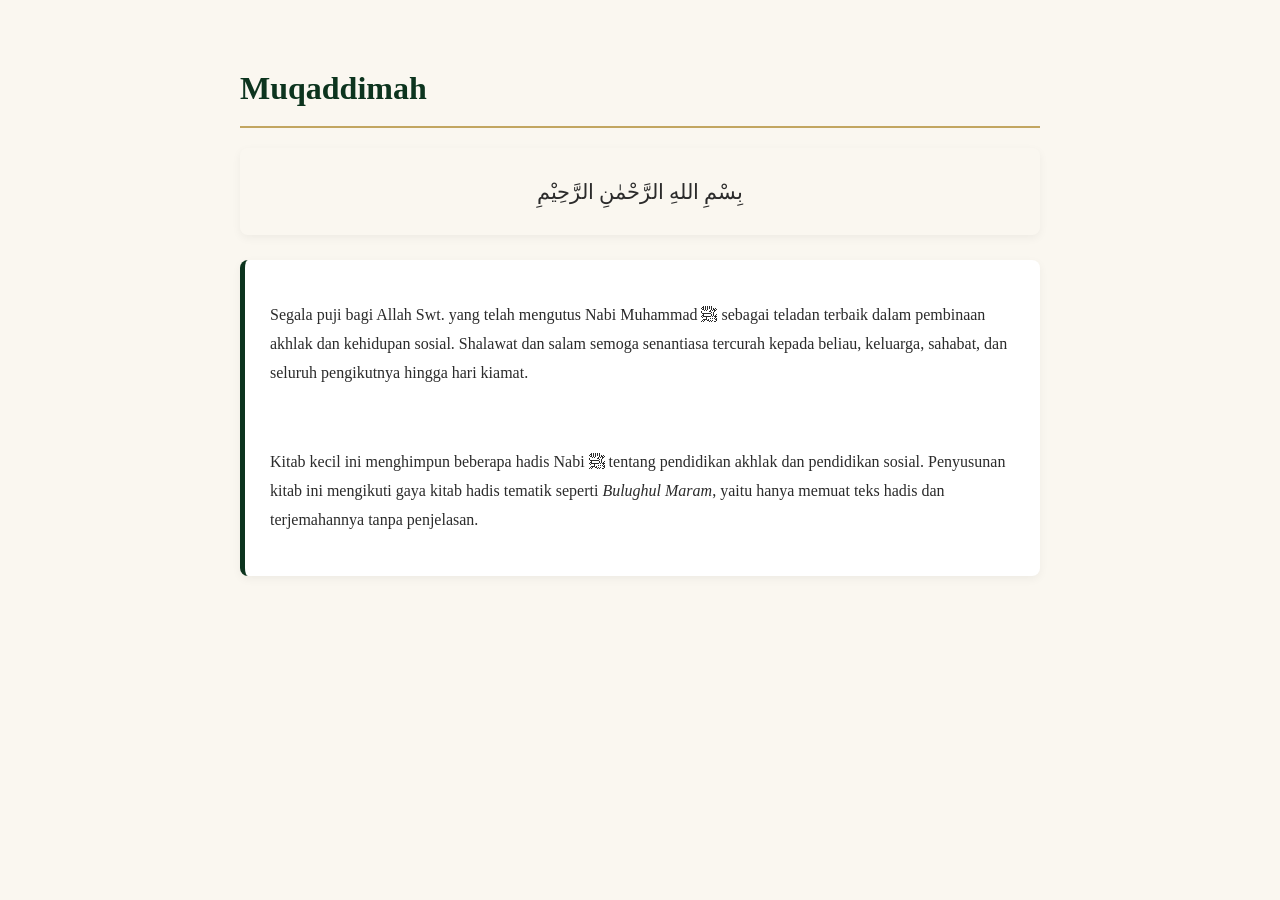
<file: muqaddimah.html>
<!DOCTYPE html>
<html lang="id">
<head>
    <meta charset="UTF-8">
    <title>Muqaddimah</title>
    <link rel="stylesheet" href="style.css">
</head>
<body>
    <h1>Muqaddimah</h1>
    <div class="section-block" style="text-align: center; font-size: 1.3rem; border: none; background: transparent;">
        بِسْمِ اللهِ الرَّحْمٰنِ الرَّحِيْمِ
    </div>
    <div class="section-block">
        <p>Segala puji bagi Allah Swt. yang telah mengutus Nabi Muhammad ﷺ sebagai teladan terbaik dalam pembinaan akhlak dan kehidupan sosial. Shalawat dan salam semoga senantiasa tercurah kepada beliau, keluarga, sahabat, dan seluruh pengikutnya hingga hari kiamat.</p>
        <br>
        <p>Kitab kecil ini menghimpun beberapa hadis Nabi ﷺ tentang pendidikan akhlak dan pendidikan sosial. Penyusunan kitab ini mengikuti gaya kitab hadis tematik seperti <em>Bulughul Maram</em>, yaitu hanya memuat teks hadis dan terjemahannya tanpa penjelasan.</p>
    </div>
</body>
</html>
</file>
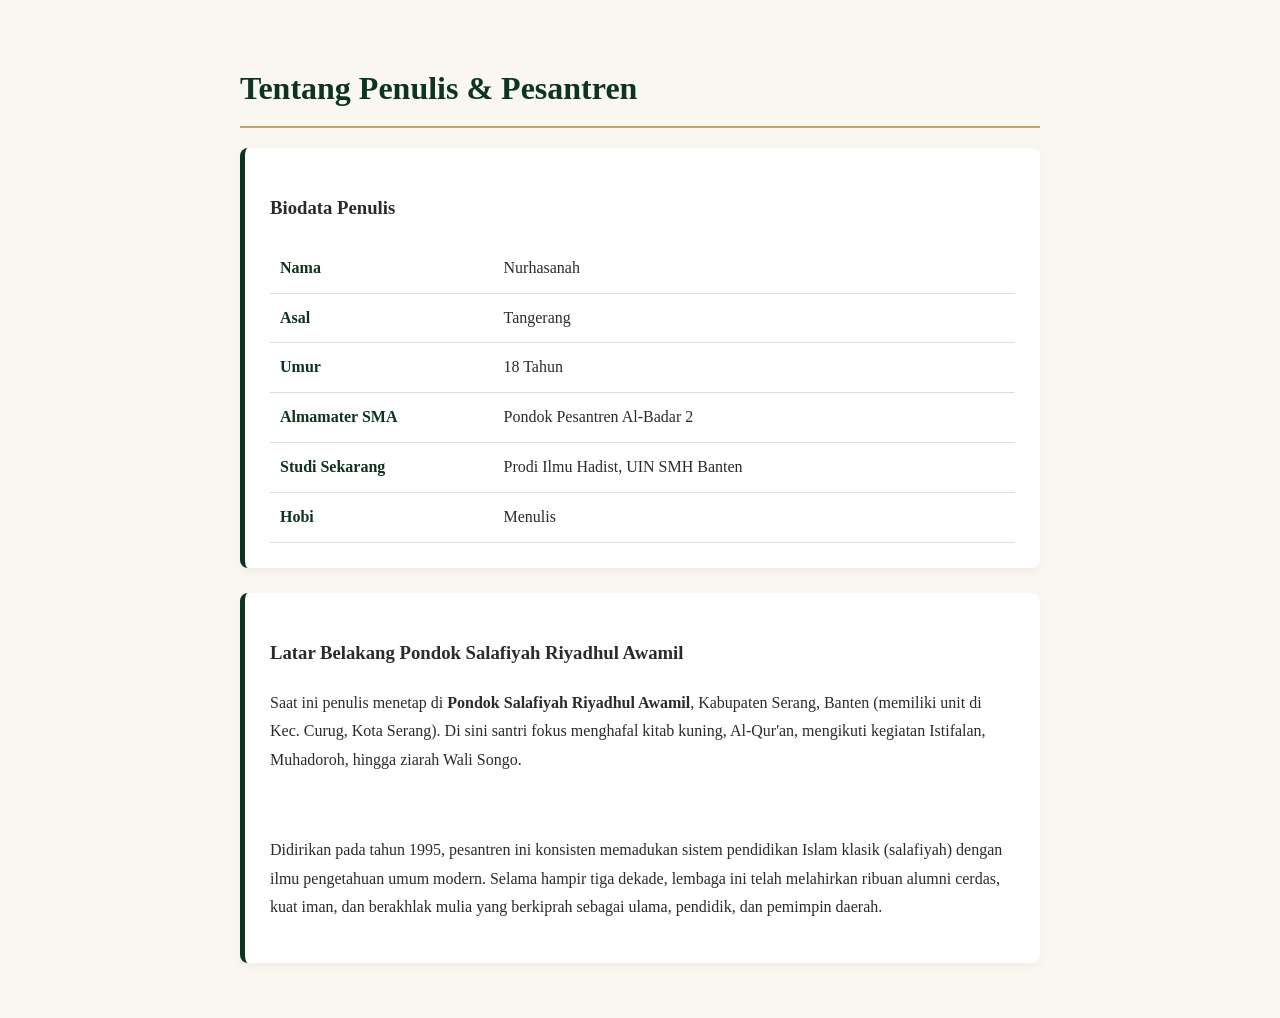
<file: penulis.html>
<!DOCTYPE html>
<html lang="id">
<head>
    <meta charset="UTF-8">
    <title>Tentang Penulis</title>
    <link rel="stylesheet" href="style.css">
    <style>
        .meta-table { width: 100%; border-collapse: collapse; margin-top: 15px; }
        .meta-table td { padding: 10px; border-bottom: 1px solid #ddd; }
        .meta-table td:first-child { font-weight: bold; color: #0c341e; width: 30%; }
    </style>
</head>
<body>
    <h1>Tentang Penulis & Pesantren</h1>
    
    <div class="section-block">
        <h3>Biodata Penulis</h3>
        <table class="meta-table">
            <tr><td>Nama</td><td>Nurhasanah</td></tr>
            <tr><td>Asal</td><td>Tangerang</td></tr>
            <tr><td>Umur</td><td>18 Tahun</td></tr>
            <tr><td>Almamater SMA</td><td>Pondok Pesantren Al-Badar 2</td></tr>
            <tr><td>Studi Sekarang</td><td>Prodi Ilmu Hadist, UIN SMH Banten</td></tr>
            <tr><td>Hobi</td><td>Menulis</td></tr>
        </table>
    </div>

    <div class="section-block">
        <h3>Latar Belakang Pondok Salafiyah Riyadhul Awamil</h3>
        <p>Saat ini penulis menetap di <strong>Pondok Salafiyah Riyadhul Awamil</strong>, Kabupaten Serang, Banten (memiliki unit di Kec. Curug, Kota Serang). Di sini santri fokus menghafal kitab kuning, Al-Qur'an, mengikuti kegiatan Istifalan, Muhadoroh, hingga ziarah Wali Songo.</p>
        <br>
        <p>Didirikan pada tahun 1995, pesantren ini konsisten memadukan sistem pendidikan Islam klasik (salafiyah) dengan ilmu pengetahuan umum modern. Selama hampir tiga dekade, lembaga ini telah melahirkan ribuan alumni cerdas, kuat iman, dan berakhlak mulia yang berkiprah sebagai ulama, pendidik, dan pemimpin daerah.</p>
    </div>
</body>
</html>
</file>
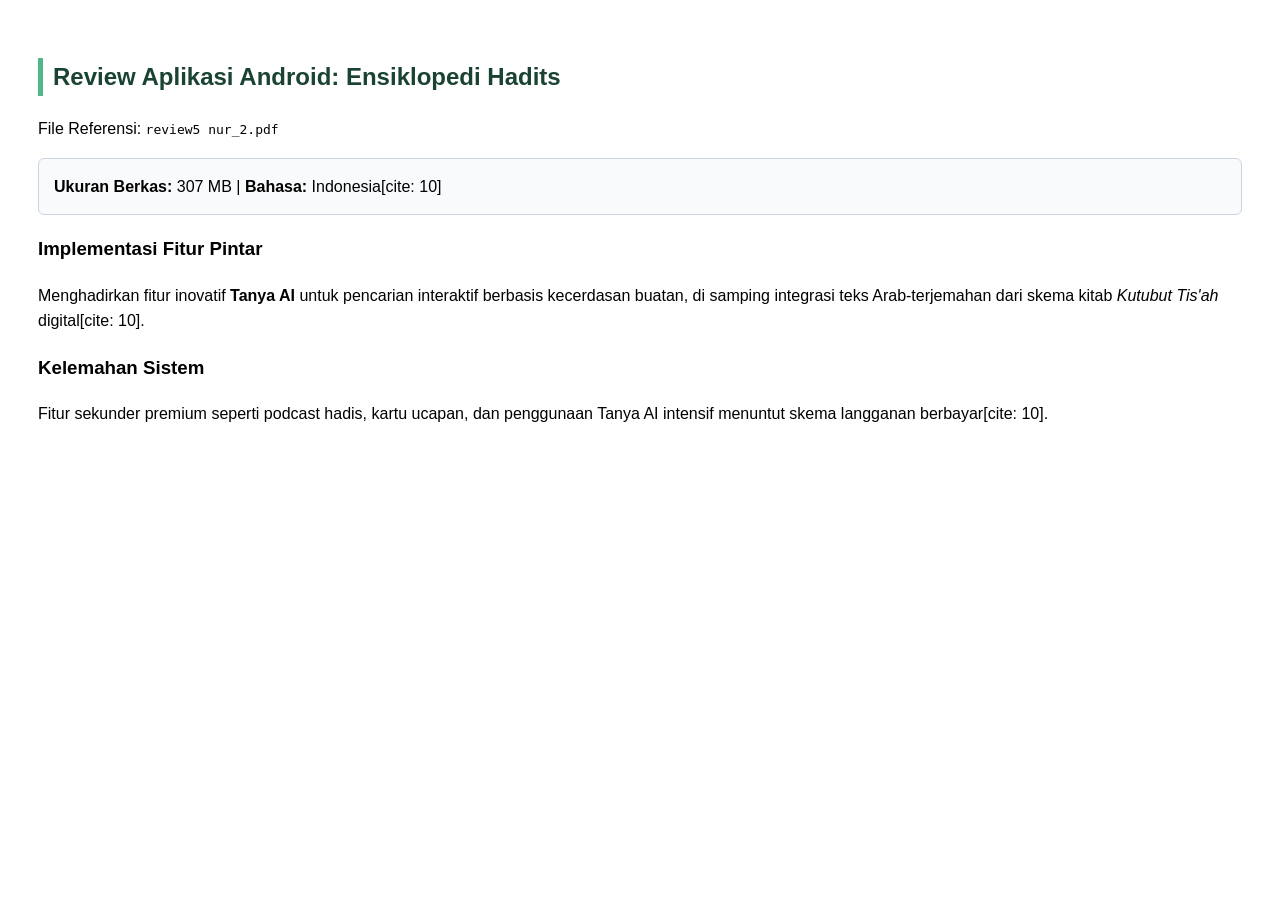
<file: review_android.html>
<!DOCTYPE html>
<html lang="id">
<head>
    <meta charset="UTF-8">
    <style>
        body { font-family: 'Segoe UI', sans-serif; line-height: 1.6; padding: 30px; }
        h2 { color: #1b4332; border-left: 5px solid #52b788; padding-left: 10px; }
        .box { background: #f8fafc; padding: 15px; border-radius: 6px; margin: 15px 0; border: 1px solid #cbd5e1; }
    </style>
</head>
<body>
    <h2>Review Aplikasi Android: Ensiklopedi Hadits</h2>
    <p>File Referensi: <code>review5 nur_2.pdf</code></p>
    
    <div class="box">
        <strong>Ukuran Berkas:</strong> 307 MB | <strong>Bahasa:</strong> Indonesia[cite: 10]
    </div>

    <h3>Implementasi Fitur Pintar</h3>
    <p>Menghadirkan fitur inovatif <strong>Tanya AI</strong> untuk pencarian interaktif berbasis kecerdasan buatan, di samping integrasi teks Arab-terjemahan dari skema kitab <em>Kutubut Tis'ah</em> digital[cite: 10].</p>

    <h3>Kelemahan Sistem</h3>
    <p>Fitur sekunder premium seperti podcast hadis, kartu ucapan, dan penggunaan Tanya AI intensif menuntut skema langganan berbayar[cite: 10].</p>
</body>
</html>
</file>
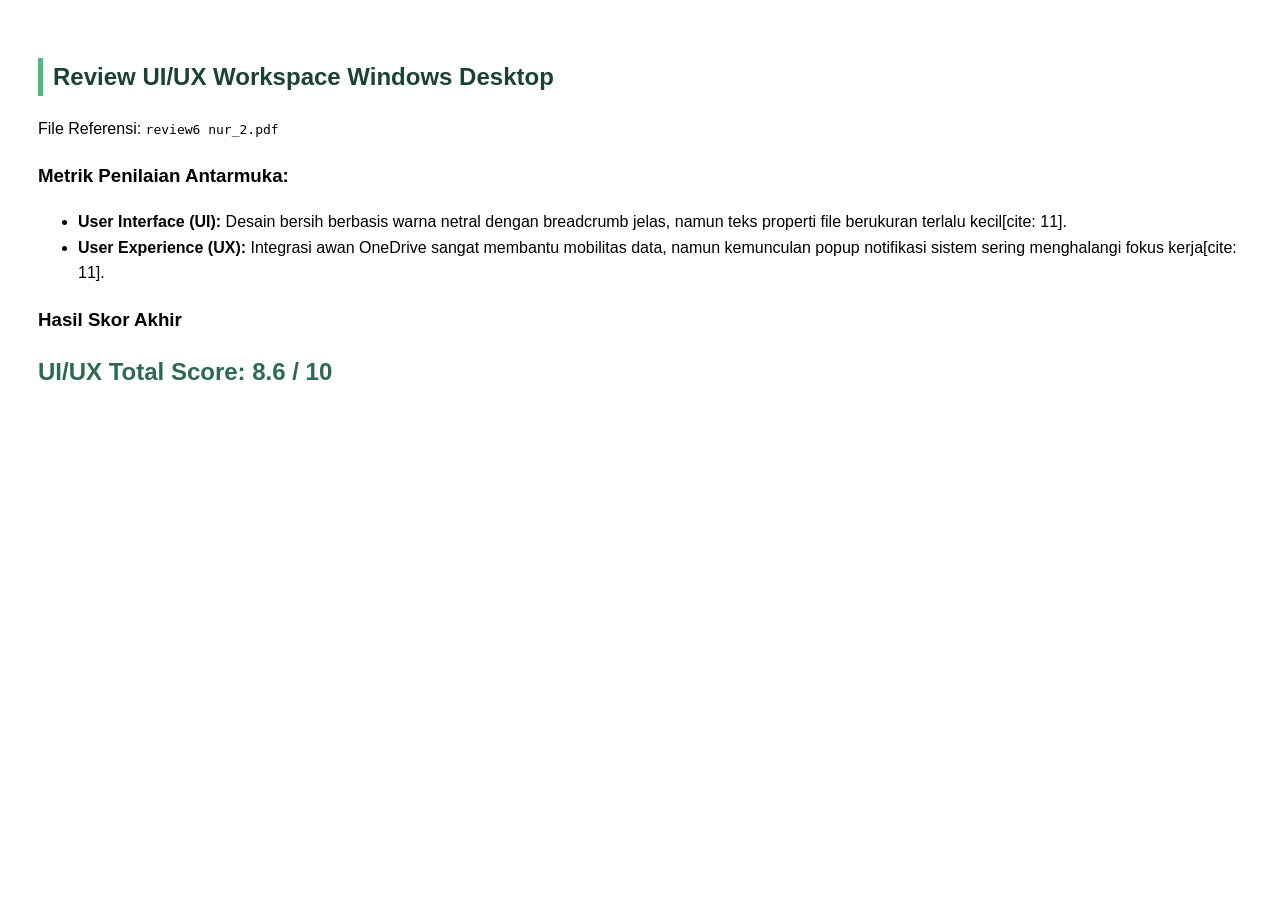
<file: review_dekstop.html>
<!DOCTYPE html>
<html lang="id">
<head>
    <meta charset="UTF-8">
    <style>
        body { font-family: 'Segoe UI', sans-serif; line-height: 1.6; padding: 30px; }
        h2 { color: #1b4332; border-left: 5px solid #52b788; padding-left: 10px; }
        .score { font-size: 24px; color: #2d6a4f; font-weight: bold; margin: 10px 0; }
    </style>
</head>
<body>
    <h2>Review UI/UX Workspace Windows Desktop</h2>
    <p>File Referensi: <code>review6 nur_2.pdf</code></p>
    
    <h3>Metrik Penilaian Antarmuka:</h3>
    <ul>
        <li><strong>User Interface (UI):</strong> Desain bersih berbasis warna netral dengan breadcrumb jelas, namun teks properti file berukuran terlalu kecil[cite: 11].</li>
        <li><strong>User Experience (UX):</strong> Integrasi awan OneDrive sangat membantu mobilitas data, namun kemunculan popup notifikasi sistem sering menghalangi fokus kerja[cite: 11].</li>
    </ul>

    <h3>Hasil Skor Akhir</h3>
    <div class="score">UI/UX Total Score: 8.6 / 10</div>
</body>
</html>
</file>
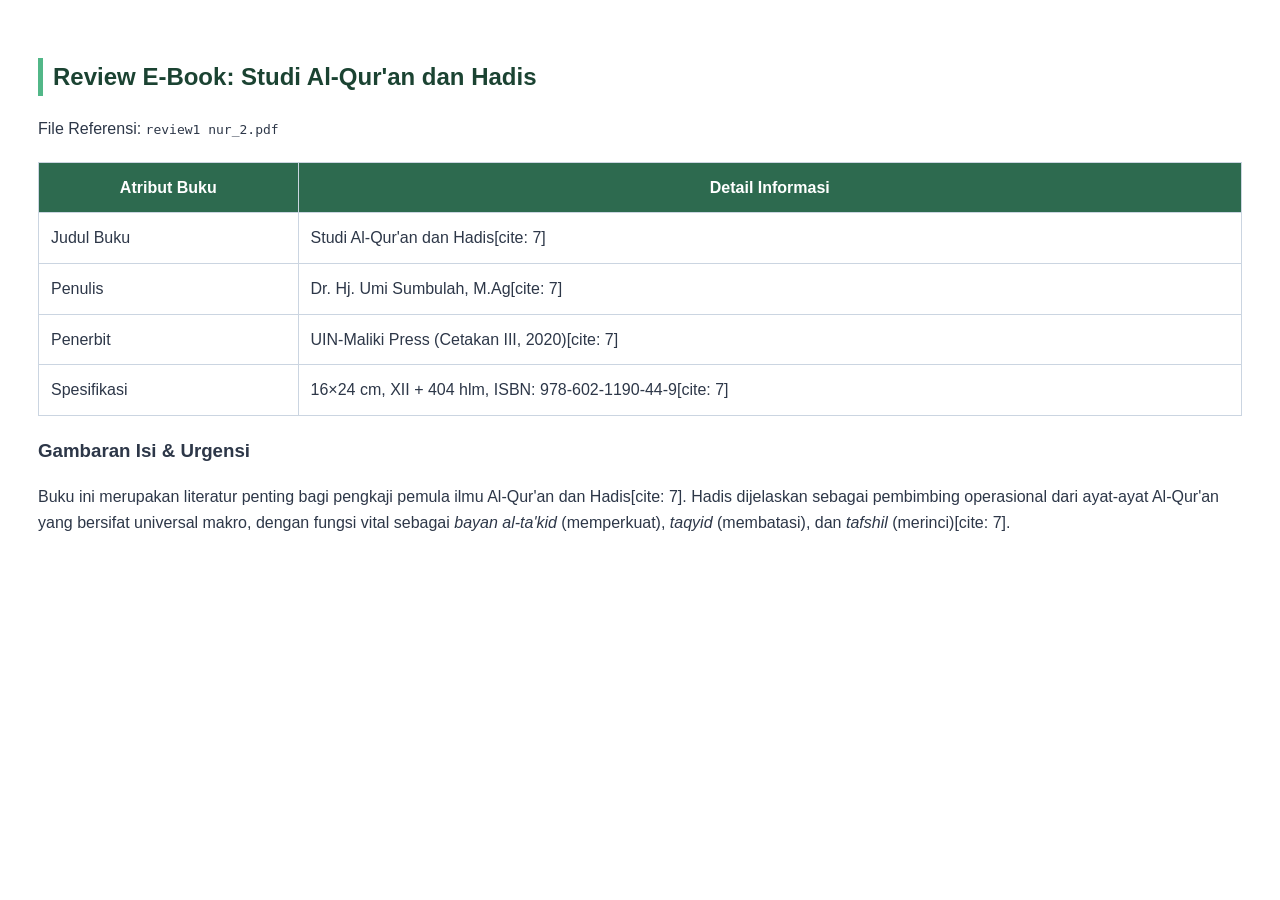
<file: review_ebook.html>
<!DOCTYPE html>
<html lang="id">
<head>
    <meta charset="UTF-8">
    <style>
        body { font-family: 'Segoe UI', sans-serif; line-height: 1.6; color: #2d3748; padding: 30px; }
        h2 { color: #1b4332; border-left: 5px solid #52b788; padding-left: 10px; }
        .meta-table { width: 100%; border-collapse: collapse; margin: 20px 0; }
        .meta-table th, .meta-table td { border: 1px solid #cbd5e1; padding: 12px; }
        .meta-table th { background: #2d6a4f; color: white; }
    </style>
</head>
<body>
    <h2>Review E-Book: Studi Al-Qur'an dan Hadis</h2>
    <p>File Referensi: <code>review1 nur_2.pdf</code></p>
    
    <table class="meta-table">
        <tr><th>Atribut Buku</th><th>Detail Informasi</th></tr>
        <tr><td>Judul Buku</td><td>Studi Al-Qur'an dan Hadis[cite: 7]</td></tr>
        <tr><td>Penulis</td><td>Dr. Hj. Umi Sumbulah, M.Ag[cite: 7]</td></tr>
        <tr><td>Penerbit</td><td>UIN-Maliki Press (Cetakan III, 2020)[cite: 7]</td></tr>
        <tr><td>Spesifikasi</td><td>16×24 cm, XII + 404 hlm, ISBN: 978-602-1190-44-9[cite: 7]</td></tr>
    </table>

    <h3>Gambaran Isi & Urgensi</h3>
    <p>Buku ini merupakan literatur penting bagi pengkaji pemula ilmu Al-Qur'an dan Hadis[cite: 7]. Hadis dijelaskan sebagai pembimbing operasional dari ayat-ayat Al-Qur'an yang bersifat universal makro, dengan fungsi vital sebagai <em>bayan al-ta'kid</em> (memperkuat), <em>taqyid</em> (membatasi), dan <em>tafshil</em> (merinci)[cite: 7].</p>
</body>
</html>
</file>
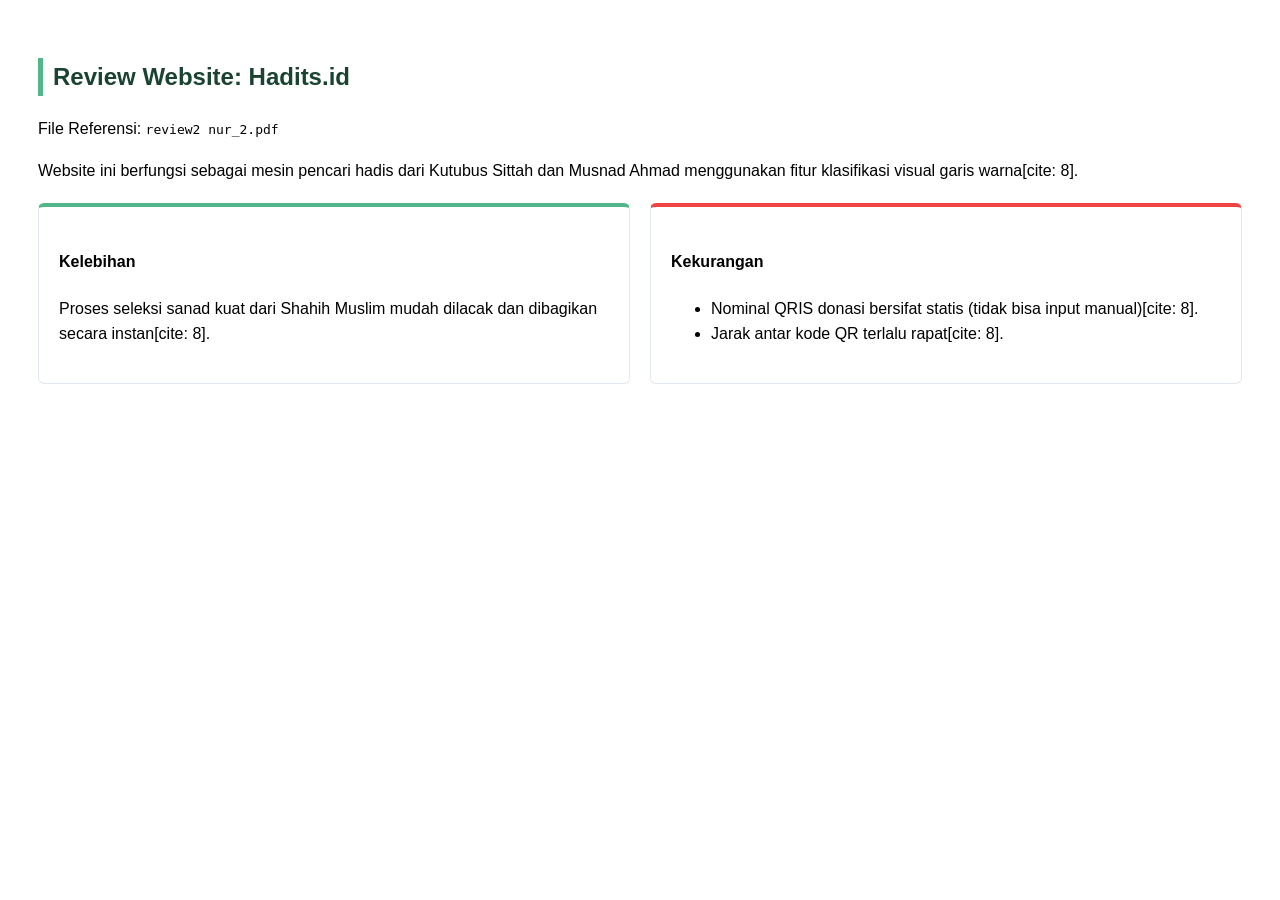
<file: review_hadist_id.html>
<!DOCTYPE html>
<html lang="id">
<head>
    <meta charset="UTF-8">
    <style>
        body { font-family: 'Segoe UI', sans-serif; line-height: 1.6; padding: 30px; }
        h2 { color: #1b4332; border-left: 5px solid #52b788; padding-left: 10px; }
        .grid { display: flex; gap: 20px; margin-top: 20px; }
        .card { flex: 1; padding: 20px; border-radius: 6px; border: 1px solid #e2e8f0; }
        .plus { border-top: 4px solid #52b788; }
        .minus { border-top: 4px solid #ef4444; }
    </style>
</head>
<body>
    <h2>Review Website: Hadits.id</h2>
    <p>File Referensi: <code>review2 nur_2.pdf</code></p>
    <p>Website ini berfungsi sebagai mesin pencari hadis dari Kutubus Sittah dan Musnad Ahmad menggunakan fitur klasifikasi visual garis warna[cite: 8].</p>

    <div class="grid">
        <div class="card plus">
            <h4>Kelebihan</h4>
            <p>Proses seleksi sanad kuat dari Shahih Muslim mudah dilacak dan dibagikan secara instan[cite: 8].</p>
        </div>
        <div class="card minus">
            <h4>Kekurangan</h4>
            <ul>
                <li>Nominal QRIS donasi bersifat statis (tidak bisa input manual)[cite: 8].</li>
                <li>Jarak antar kode QR terlalu rapat[cite: 8].</li>
            </ul>
        </div>
    </div>
</body>
</html>
</file>
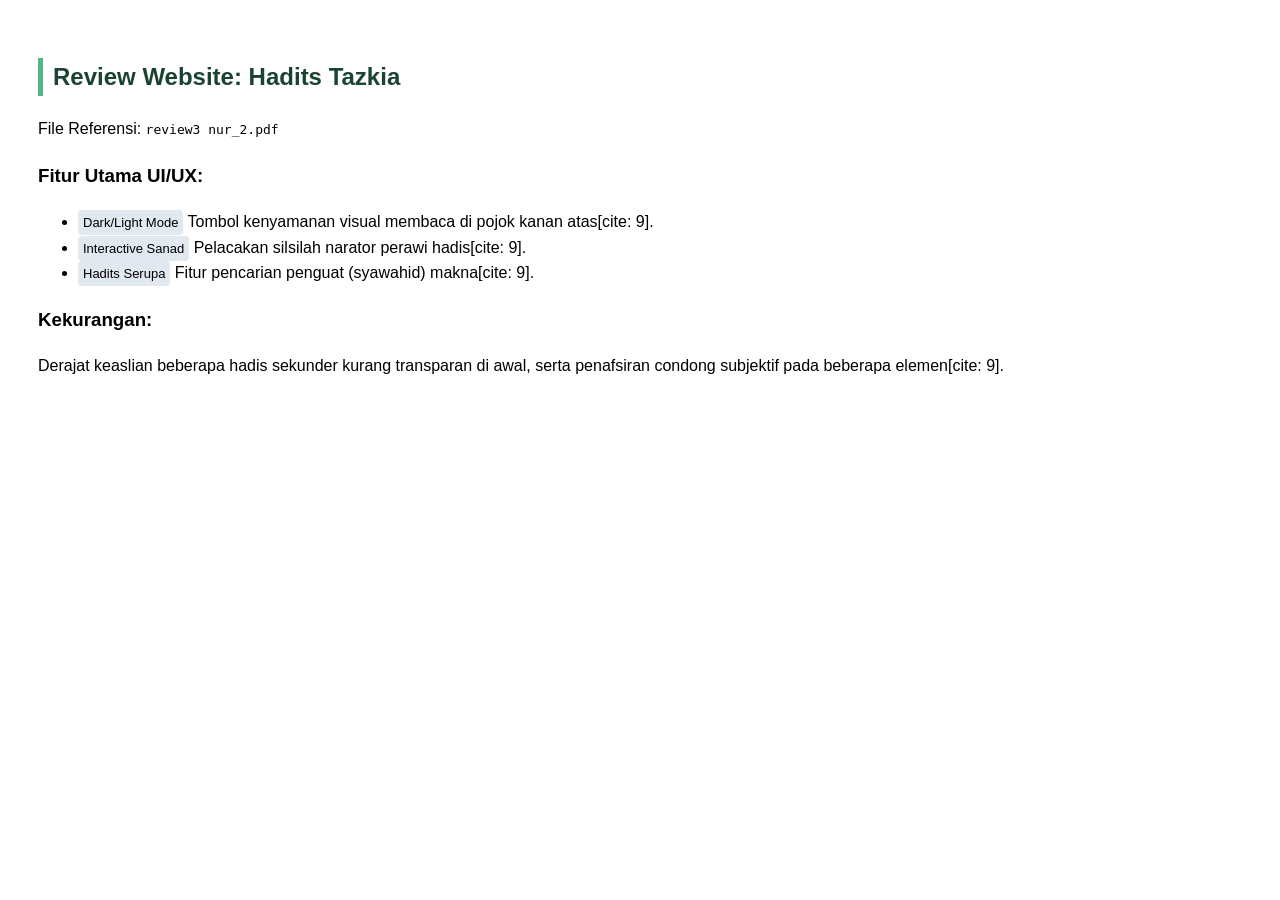
<file: review_tazkia.html>
<!DOCTYPE html>
<html lang="id">
<head>
    <meta charset="UTF-8">
    <style>
        body { font-family: 'Segoe UI', sans-serif; line-height: 1.6; padding: 30px; }
        h2 { color: #1b4332; border-left: 5px solid #52b788; padding-left: 10px; }
        .badge { background: #e2e8f0; padding: 5px; border-radius: 4px; font-size: 13px; }
    </style>
</head>
<body>
    <h2>Review Website: Hadits Tazkia</h2>
    <p>File Referensi: <code>review3 nur_2.pdf</code></p>
    
    <h3>Fitur Utama UI/UX:</h3>
    <ul>
        <li><span class="badge">Dark/Light Mode</span> Tombol kenyamanan visual membaca di pojok kanan atas[cite: 9].</li>
        <li><span class="badge">Interactive Sanad</span> Pelacakan silsilah narator perawi hadis[cite: 9].</li>
        <li><span class="badge">Hadits Serupa</span> Fitur pencarian penguat (syawahid) makna[cite: 9].</li>
    </ul>

    <h3>Kekurangan:</h3>
    <p>Derajat keaslian beberapa hadis sekunder kurang transparan di awal, serta penafsiran condong subjektif pada beberapa elemen[cite: 9].</p>
</body>
</html>
</file>
<file: style.css>
body {
    background-color: #faf7f0;
    color: #2b2b2b;
    font-family: 'Segoe UI', Georgia, serif;
    line-height: 1.8;
    padding: 30px 20px;
    max-width: 800px;
    margin: 0 auto;
}
h1, h2 {
    color: #0c341e;
    border-bottom: 2px solid #c2a661;
    padding-bottom: 8px;
    margin-top: 30px;
    margin-bottom: 20px;
}
.section-block {
    background: #ffffff;
    padding: 25px;
    margin-bottom: 25px;
    border-radius: 8px;
    box-shadow: 0 3px 10px rgba(0,0,0,0.05);
    border-left: 5px solid #0c341e;
}
.arabic {
    font-family: 'Traditional Arabic', 'Amiri', serif;
    font-size: 1.8rem;
    text-align: right;
    direction: rtl;
    margin-bottom: 15px;
    color: #14492b;
    font-weight: bold;
    line-height: 2.4;
}
.artinya {
    font-style: italic;
    color: #444;
    margin-bottom: 10px;
    background: #fdfbf7;
    padding: 10px 15px;
    border-radius: 4px;
}
.perawi {
    font-size: 0.85rem;
    color: #777;
    text-align: right;
    font-weight: bold;
}
</file>
